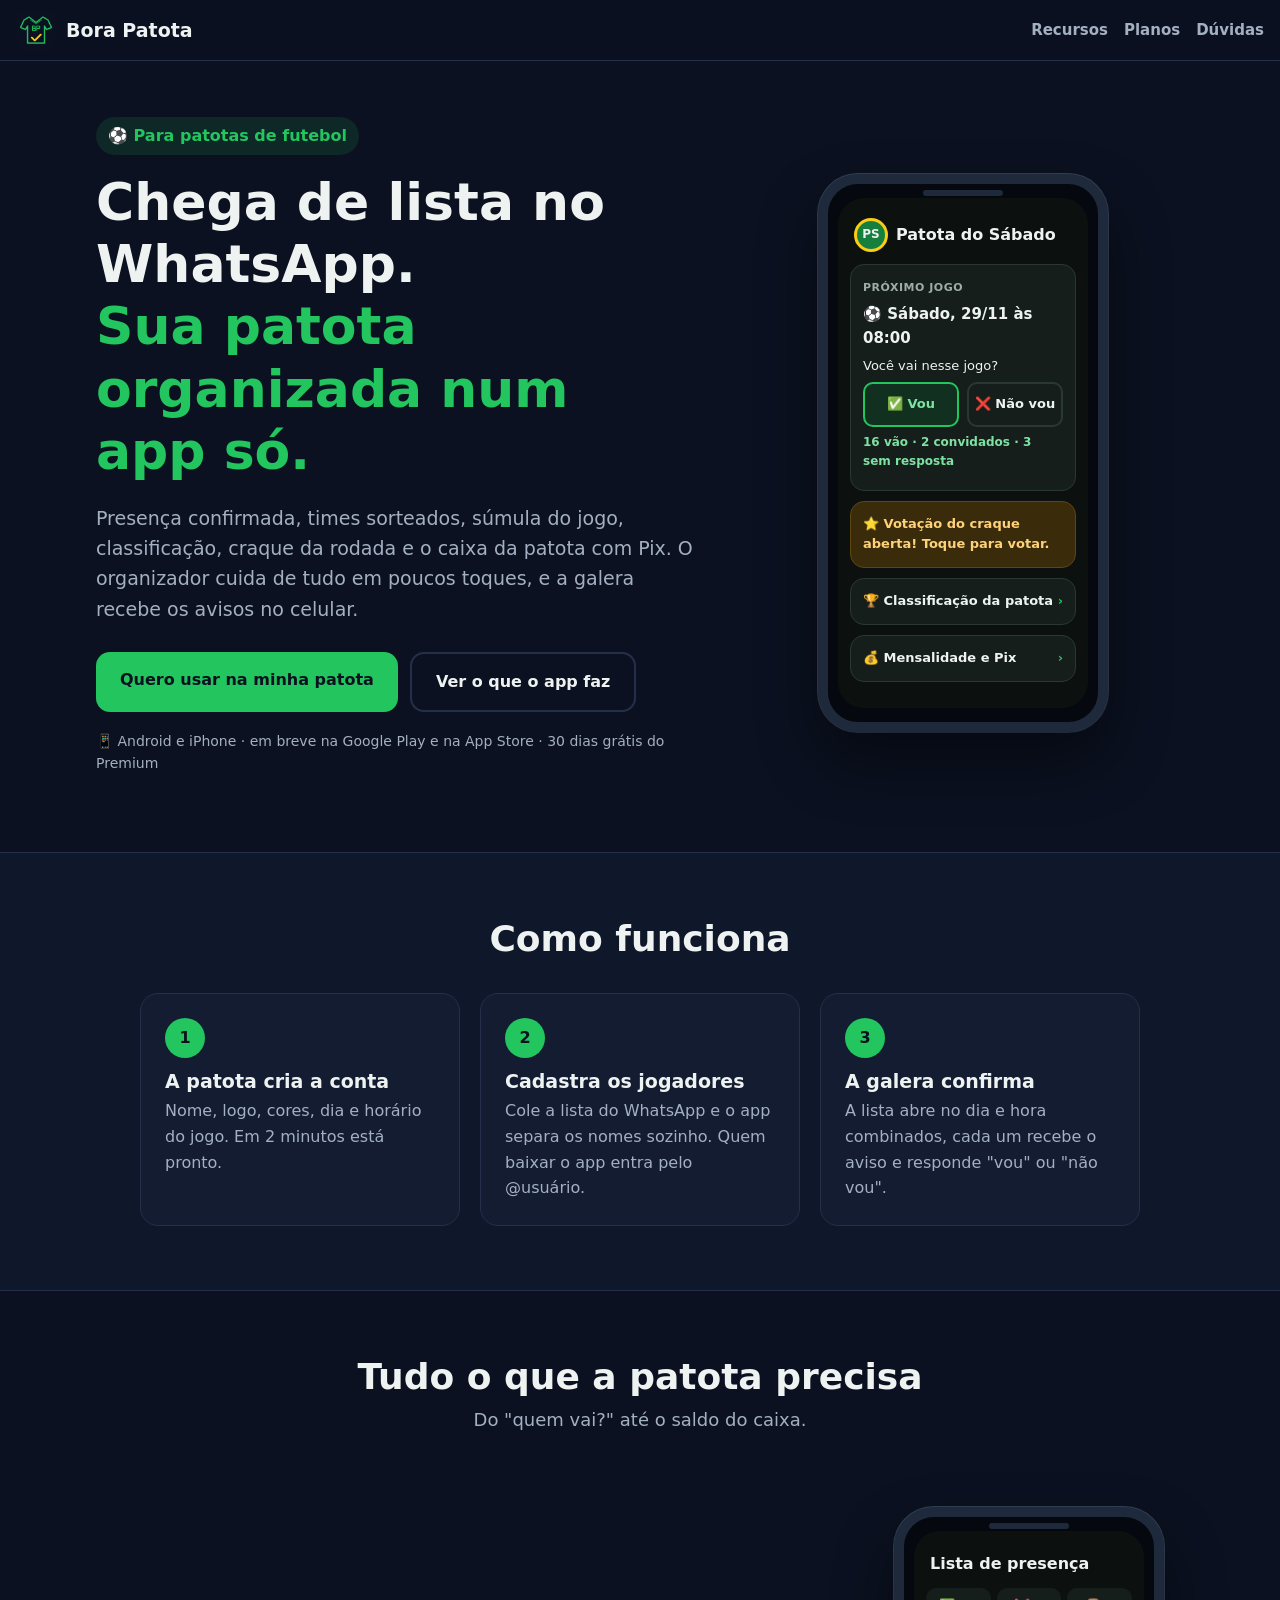
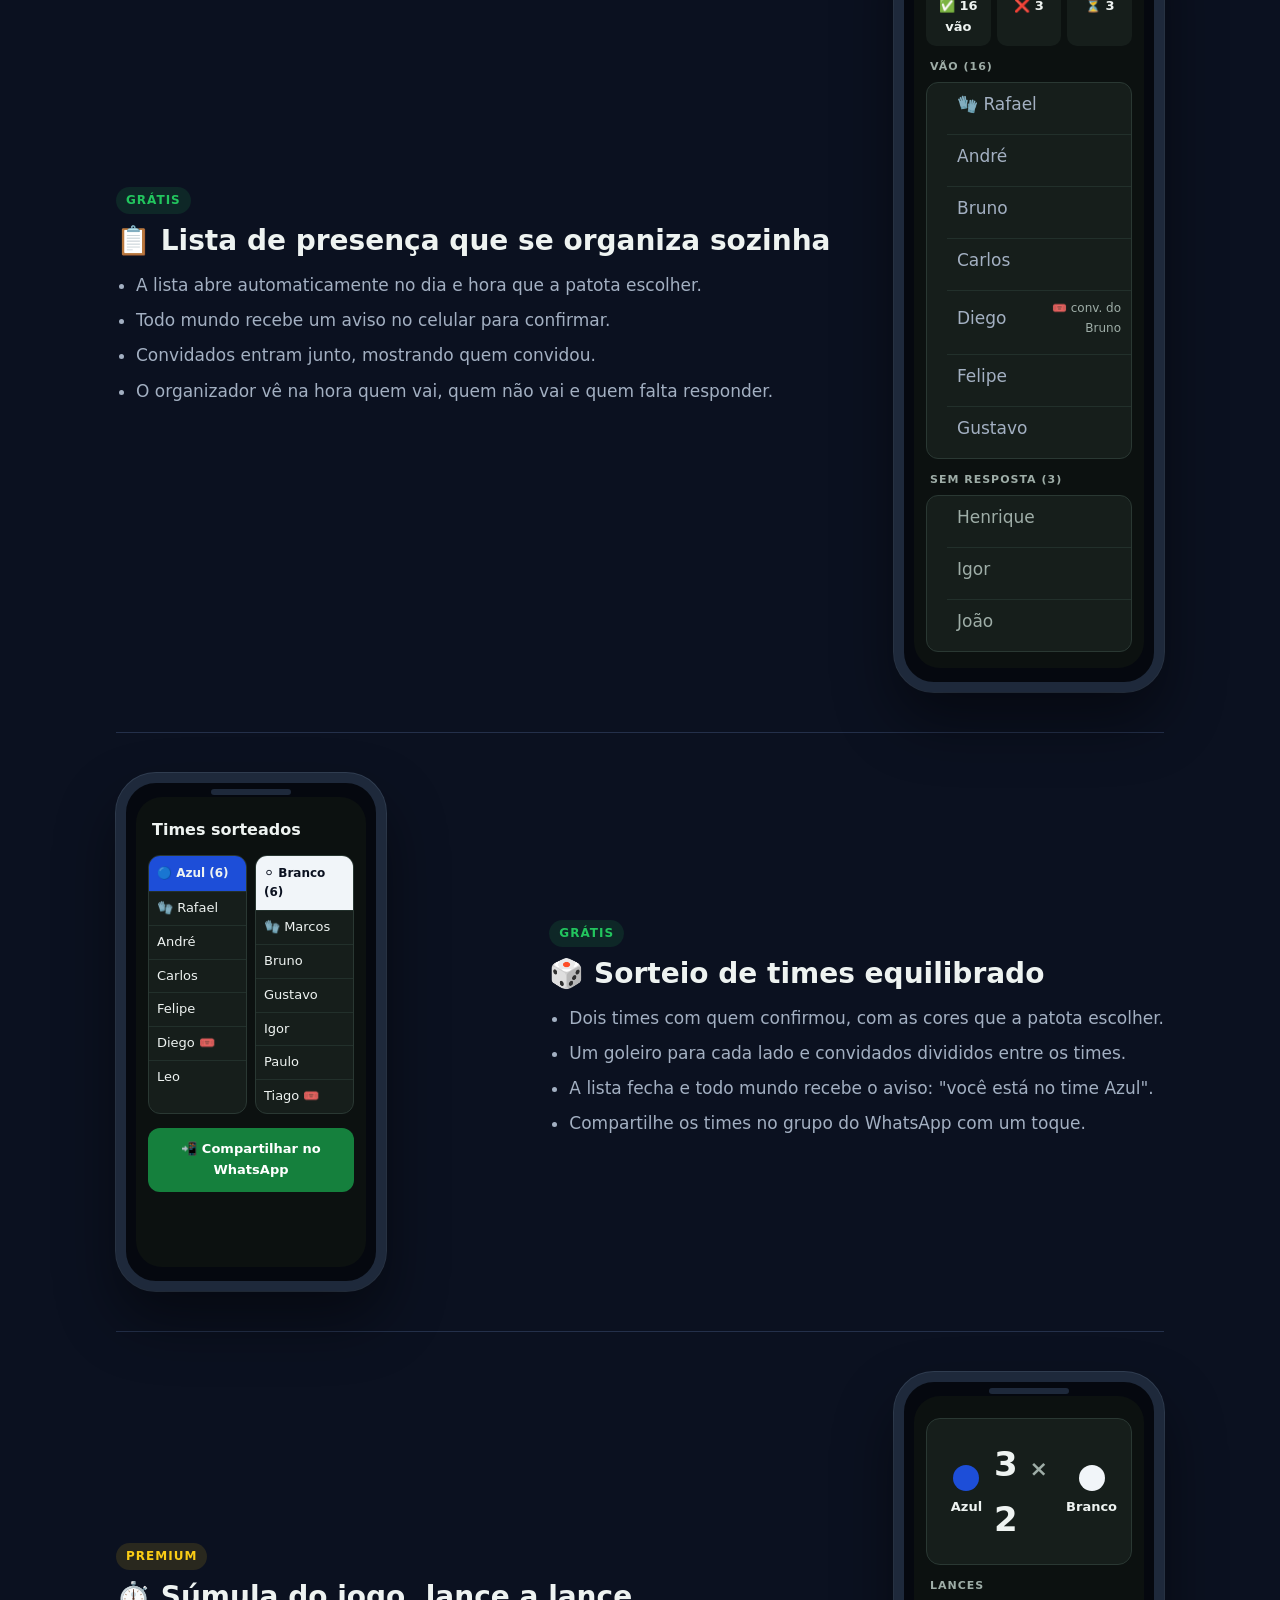
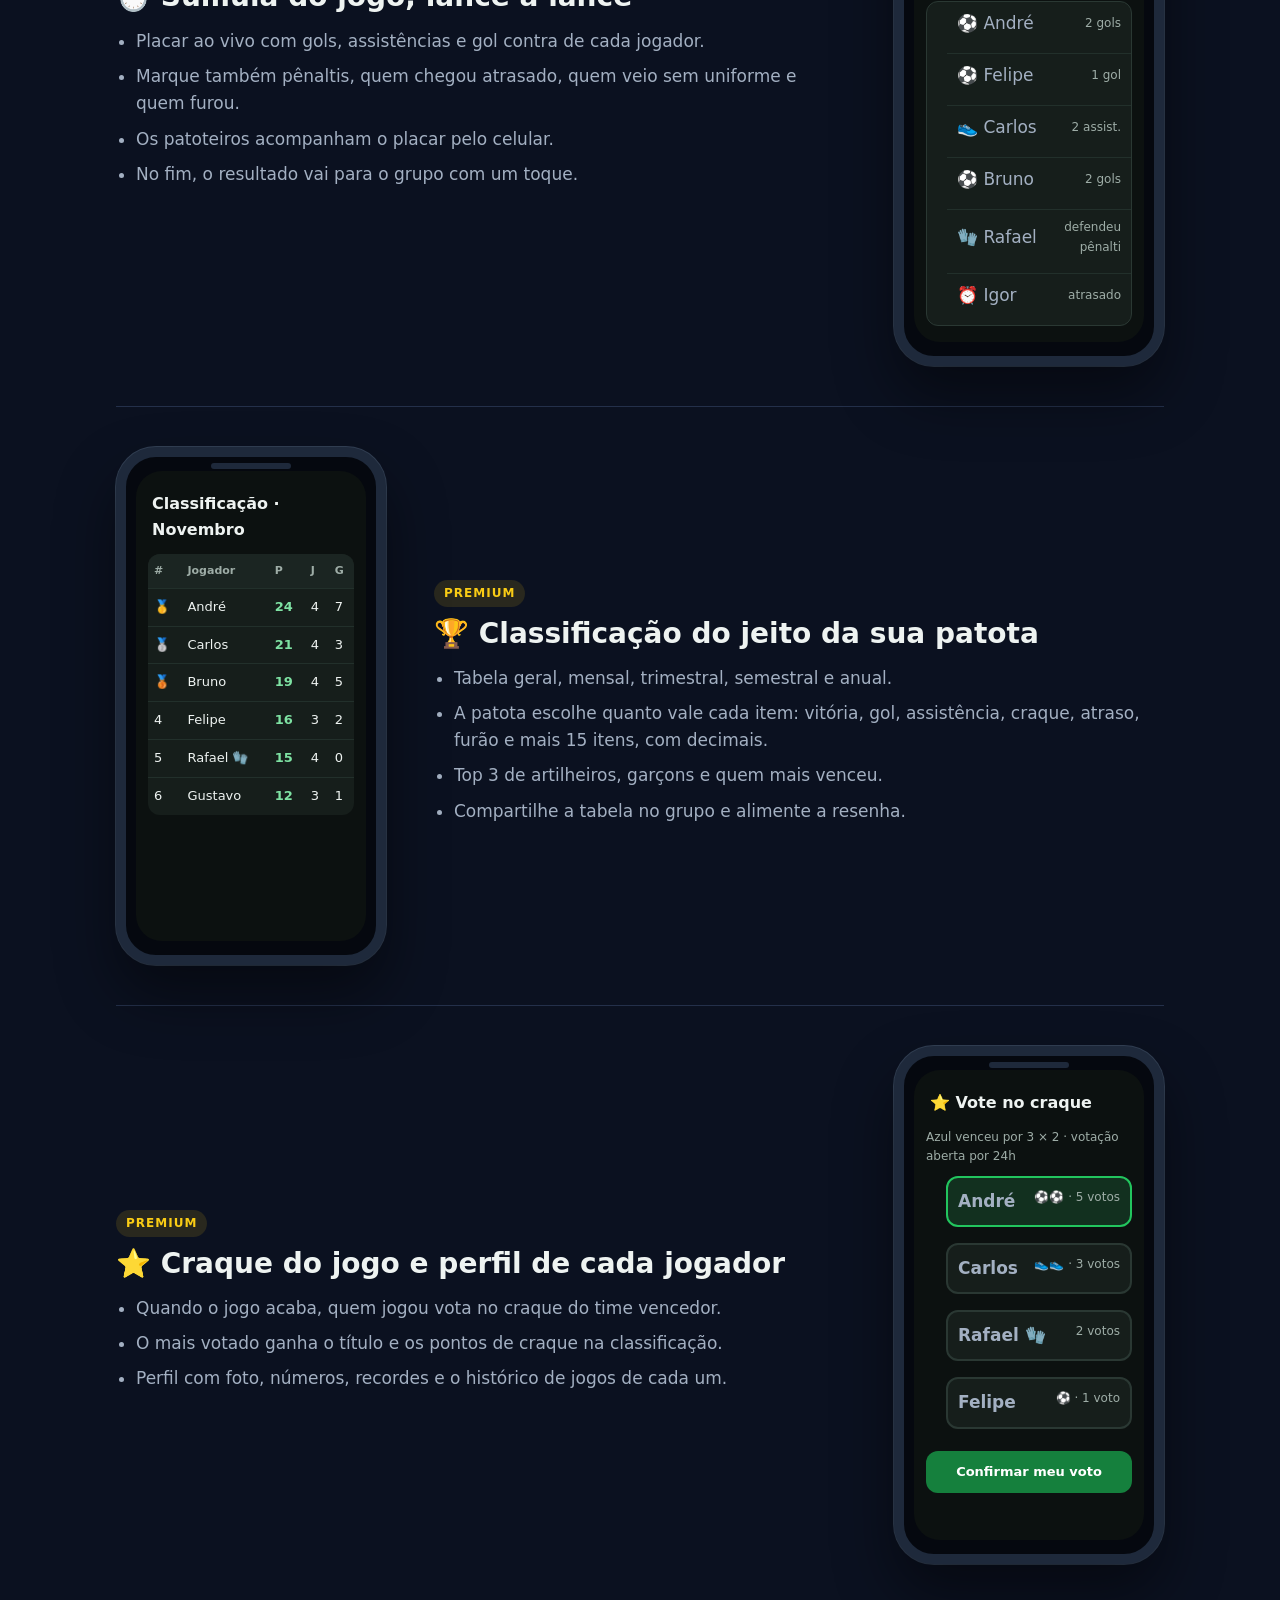
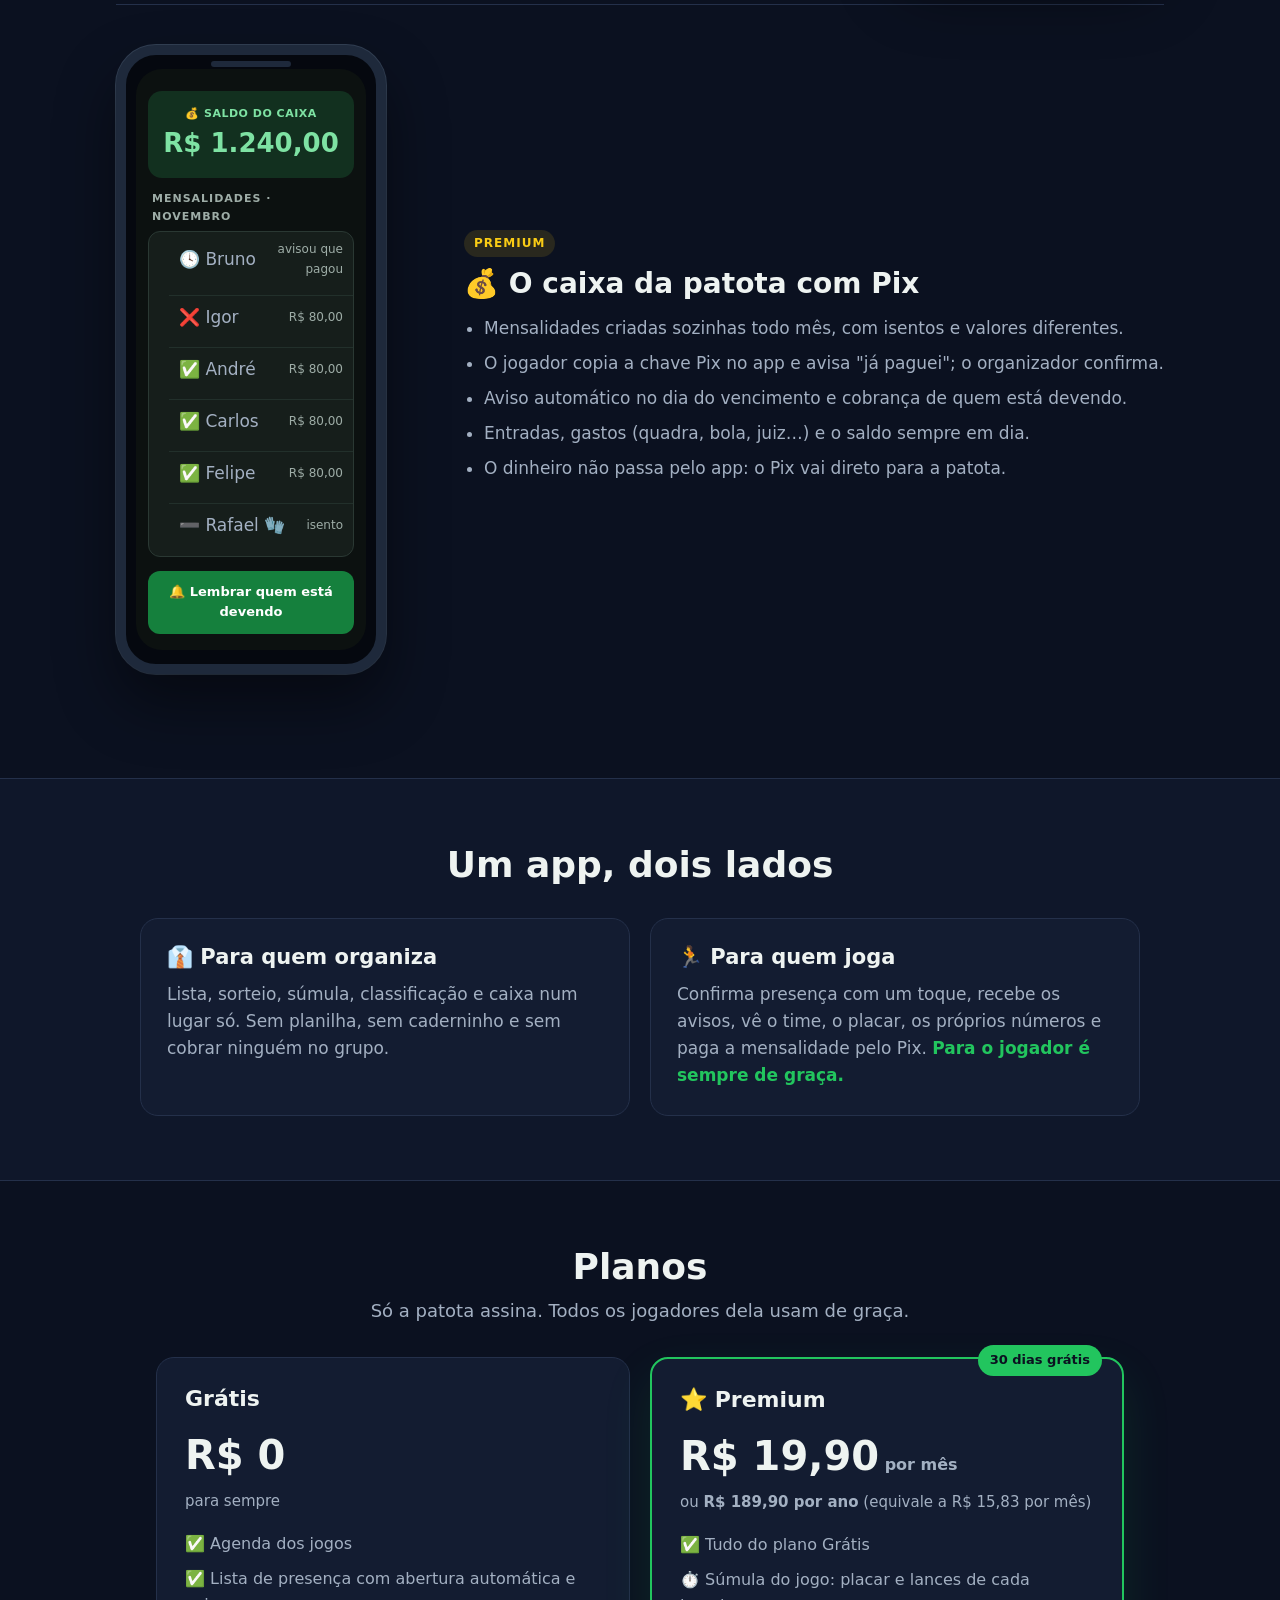
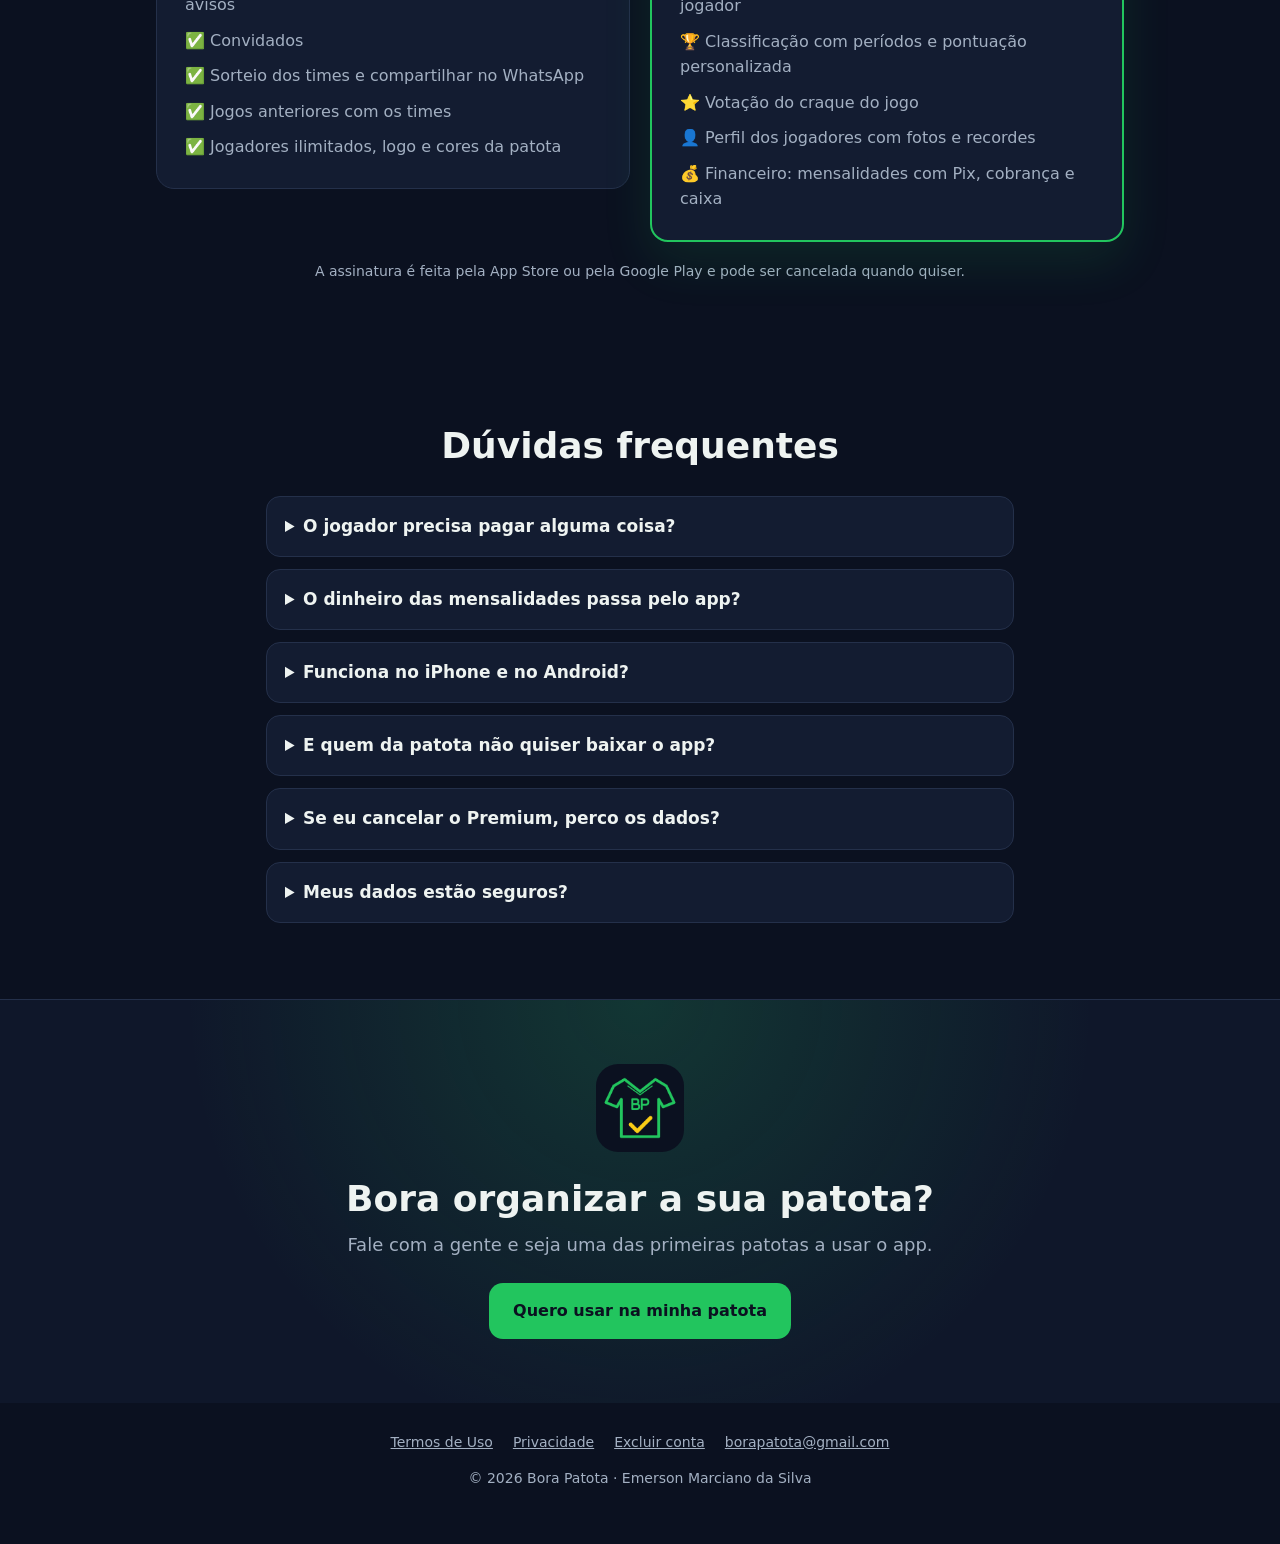
<file: index.html>
<!doctype html>
<html lang="pt-BR">
<head>
<meta charset="utf-8">
<meta name="viewport" content="width=device-width, initial-scale=1">
<title>Bora Patota · o app da sua patota de futebol</title>
<meta name="description" content="Lista de presença, sorteio dos times, súmula do jogo, classificação, craque do jogo e o caixa da patota com Pix. Tudo num app só.">
<meta property="og:title" content="Bora Patota · o app da sua patota de futebol">
<meta property="og:description" content="Lista de presença, sorteio, súmula, classificação, craque do jogo e o caixa da patota com Pix.">
<meta property="og:image" content="https://borapatota.github.io/icone.png">
<meta property="og:type" content="website">
<meta name="theme-color" content="#0B1120">
<link rel="icon" href="icone.png">
<link rel="stylesheet" href="landing.css">
</head>
<body>

<header class="topo">
  <a class="marca" href="index.html"><img src="icone.png" alt="" width="40" height="40"><span>Bora Patota</span></a>
  <nav>
    <a href="#recursos">Recursos</a>
    <a href="#planos">Planos</a>
    <a href="#duvidas">Dúvidas</a>
  </nav>
</header>

<!-- ============ CAPA ============ -->
<section class="capa">
  <div class="capa-texto">
    <p class="selo">⚽ Para patotas de futebol</p>
    <h1>Chega de lista no WhatsApp.<br><span>Sua patota organizada num app só.</span></h1>
    <p class="lead">Presença confirmada, times sorteados, súmula do jogo, classificação, craque da rodada e o caixa da patota com Pix. O organizador cuida de tudo em poucos toques, e a galera recebe os avisos no celular.</p>
    <div class="acoes">
      <a class="botao" href="mailto:borapatota@gmail.com?subject=Quero%20usar%20o%20Bora%20Patota%20na%20minha%20patota">Quero usar na minha patota</a>
      <a class="botao secundario" href="#recursos">Ver o que o app faz</a>
    </div>
    <p class="nota">📱 Android e iPhone · em breve na Google Play e na App Store · 30 dias grátis do Premium</p>
  </div>

  <div class="capa-celular" aria-hidden="true">
    <div class="celular">
      <div class="tela">
        <div class="app-topo"><span class="escudo">PS</span><b>Patota do Sábado</b></div>
        <div class="cartao">
          <small>PRÓXIMO JOGO</small>
          <b class="grande">⚽ Sábado, 29/11 às 08:00</b>
          <p>Você vai nesse jogo?</p>
          <div class="duas">
            <span class="opcao sim">✅ Vou</span>
            <span class="opcao">❌ Não vou</span>
          </div>
          <p class="mini verde">16 vão · 2 convidados · 3 sem resposta</p>
        </div>
        <div class="cartao aviso">⭐ Votação do craque aberta! Toque para votar.</div>
        <div class="cartao linha">🏆 Classificação da patota <span>›</span></div>
        <div class="cartao linha">💰 Mensalidade e Pix <span>›</span></div>
      </div>
    </div>
  </div>
</section>

<!-- ============ COMO FUNCIONA ============ -->
<section class="faixa">
  <h2>Como funciona</h2>
  <ol class="passos">
    <li><b>1</b><h3>A patota cria a conta</h3><p>Nome, logo, cores, dia e horário do jogo. Em 2 minutos está pronto.</p></li>
    <li><b>2</b><h3>Cadastra os jogadores</h3><p>Cole a lista do WhatsApp e o app separa os nomes sozinho. Quem baixar o app entra pelo @usuário.</p></li>
    <li><b>3</b><h3>A galera confirma</h3><p>A lista abre no dia e hora combinados, cada um recebe o aviso e responde "vou" ou "não vou".</p></li>
  </ol>
</section>

<!-- ============ RECURSOS ============ -->
<section id="recursos" class="recursos">
  <h2>Tudo o que a patota precisa</h2>
  <p class="sub">Do "quem vai?" até o saldo do caixa.</p>

  <!-- Lista de presença -->
  <article class="recurso">
    <div class="recurso-texto">
      <p class="etiqueta">Grátis</p>
      <h3>📋 Lista de presença que se organiza sozinha</h3>
      <ul>
        <li>A lista abre automaticamente no dia e hora que a patota escolher.</li>
        <li>Todo mundo recebe um aviso no celular para confirmar.</li>
        <li>Convidados entram junto, mostrando quem convidou.</li>
        <li>O organizador vê na hora quem vai, quem não vai e quem falta responder.</li>
      </ul>
    </div>
    <div class="celular pequeno" aria-hidden="true">
      <div class="tela">
        <div class="app-titulo">Lista de presença</div>
        <div class="contagem"><span>✅ 16 vão</span><span>❌ 3</span><span>⏳ 3</span></div>
        <p class="grupo-titulo">VÃO (16)</p>
        <ul class="lista">
          <li>🧤 Rafael</li><li>André</li><li>Bruno</li><li>Carlos</li>
          <li>Diego <em>🎟️ conv. do Bruno</em></li><li>Felipe</li><li>Gustavo</li>
        </ul>
        <p class="grupo-titulo">SEM RESPOSTA (3)</p>
        <ul class="lista apagada"><li>Henrique</li><li>Igor</li><li>João</li></ul>
      </div>
    </div>
  </article>

  <!-- Sorteio -->
  <article class="recurso invertido">
    <div class="recurso-texto">
      <p class="etiqueta">Grátis</p>
      <h3>🎲 Sorteio de times equilibrado</h3>
      <ul>
        <li>Dois times com quem confirmou, com as cores que a patota escolher.</li>
        <li>Um goleiro para cada lado e convidados divididos entre os times.</li>
        <li>A lista fecha e todo mundo recebe o aviso: "você está no time Azul".</li>
        <li>Compartilhe os times no grupo do WhatsApp com um toque.</li>
      </ul>
    </div>
    <div class="celular pequeno" aria-hidden="true">
      <div class="tela">
        <div class="app-titulo">Times sorteados</div>
        <div class="times">
          <div class="time"><div class="faixa-time azul">🔵 Azul (6)</div>
            <p>🧤 Rafael</p><p>André</p><p>Carlos</p><p>Felipe</p><p>Diego 🎟️</p><p>Leo</p></div>
          <div class="time"><div class="faixa-time branco">⚪ Branco (6)</div>
            <p>🧤 Marcos</p><p>Bruno</p><p>Gustavo</p><p>Igor</p><p>Paulo</p><p>Tiago 🎟️</p></div>
        </div>
        <div class="botao-app">📲 Compartilhar no WhatsApp</div>
      </div>
    </div>
  </article>

  <!-- Súmula -->
  <article class="recurso">
    <div class="recurso-texto">
      <p class="etiqueta premium">Premium</p>
      <h3>⏱️ Súmula do jogo, lance a lance</h3>
      <ul>
        <li>Placar ao vivo com gols, assistências e gol contra de cada jogador.</li>
        <li>Marque também pênaltis, quem chegou atrasado, quem veio sem uniforme e quem furou.</li>
        <li>Os patoteiros acompanham o placar pelo celular.</li>
        <li>No fim, o resultado vai para o grupo com um toque.</li>
      </ul>
    </div>
    <div class="celular pequeno" aria-hidden="true">
      <div class="tela">
        <div class="placar">
          <div><span class="bola azul"></span>Azul</div>
          <b>3 <i>×</i> 2</b>
          <div><span class="bola branco"></span>Branco</div>
        </div>
        <p class="grupo-titulo">LANCES</p>
        <ul class="lista">
          <li>⚽ André <em>2 gols</em></li>
          <li>⚽ Felipe <em>1 gol</em></li>
          <li>👟 Carlos <em>2 assist.</em></li>
          <li>⚽ Bruno <em>2 gols</em></li>
          <li>🧤 Rafael <em>defendeu pênalti</em></li>
          <li>⏰ Igor <em>atrasado</em></li>
        </ul>
      </div>
    </div>
  </article>

  <!-- Classificação -->
  <article class="recurso invertido">
    <div class="recurso-texto">
      <p class="etiqueta premium">Premium</p>
      <h3>🏆 Classificação do jeito da sua patota</h3>
      <ul>
        <li>Tabela geral, mensal, trimestral, semestral e anual.</li>
        <li>A patota escolhe quanto vale cada item: vitória, gol, assistência, craque, atraso, furão e mais 15 itens, com decimais.</li>
        <li>Top 3 de artilheiros, garçons e quem mais venceu.</li>
        <li>Compartilhe a tabela no grupo e alimente a resenha.</li>
      </ul>
    </div>
    <div class="celular pequeno" aria-hidden="true">
      <div class="tela">
        <div class="app-titulo">Classificação · Novembro</div>
        <table class="tabela">
          <thead><tr><th>#</th><th>Jogador</th><th>P</th><th>J</th><th>G</th></tr></thead>
          <tbody>
            <tr><td>🥇</td><td>André</td><td>24</td><td>4</td><td>7</td></tr>
            <tr><td>🥈</td><td>Carlos</td><td>21</td><td>4</td><td>3</td></tr>
            <tr><td>🥉</td><td>Bruno</td><td>19</td><td>4</td><td>5</td></tr>
            <tr><td>4</td><td>Felipe</td><td>16</td><td>3</td><td>2</td></tr>
            <tr><td>5</td><td>Rafael 🧤</td><td>15</td><td>4</td><td>0</td></tr>
            <tr><td>6</td><td>Gustavo</td><td>12</td><td>3</td><td>1</td></tr>
          </tbody>
        </table>
      </div>
    </div>
  </article>

  <!-- Craque -->
  <article class="recurso">
    <div class="recurso-texto">
      <p class="etiqueta premium">Premium</p>
      <h3>⭐ Craque do jogo e perfil de cada jogador</h3>
      <ul>
        <li>Quando o jogo acaba, quem jogou vota no craque do time vencedor.</li>
        <li>O mais votado ganha o título e os pontos de craque na classificação.</li>
        <li>Perfil com foto, números, recordes e o histórico de jogos de cada um.</li>
      </ul>
    </div>
    <div class="celular pequeno" aria-hidden="true">
      <div class="tela">
        <div class="app-titulo">⭐ Vote no craque</div>
        <p class="mini">Azul venceu por 3 × 2 · votação aberta por 24h</p>
        <ul class="votos">
          <li class="marcado"><span>André</span><em>⚽⚽ · 5 votos</em></li>
          <li><span>Carlos</span><em>👟👟 · 3 votos</em></li>
          <li><span>Rafael 🧤</span><em>2 votos</em></li>
          <li><span>Felipe</span><em>⚽ · 1 voto</em></li>
        </ul>
        <div class="botao-app">Confirmar meu voto</div>
      </div>
    </div>
  </article>

  <!-- Financeiro -->
  <article class="recurso invertido">
    <div class="recurso-texto">
      <p class="etiqueta premium">Premium</p>
      <h3>💰 O caixa da patota com Pix</h3>
      <ul>
        <li>Mensalidades criadas sozinhas todo mês, com isentos e valores diferentes.</li>
        <li>O jogador copia a chave Pix no app e avisa "já paguei"; o organizador confirma.</li>
        <li>Aviso automático no dia do vencimento e cobrança de quem está devendo.</li>
        <li>Entradas, gastos (quadra, bola, juiz…) e o saldo sempre em dia.</li>
        <li>O dinheiro não passa pelo app: o Pix vai direto para a patota.</li>
      </ul>
    </div>
    <div class="celular pequeno" aria-hidden="true">
      <div class="tela">
        <div class="saldo"><small>💰 SALDO DO CAIXA</small><b>R$ 1.240,00</b></div>
        <p class="grupo-titulo">MENSALIDADES · NOVEMBRO</p>
        <ul class="lista">
          <li>🕓 Bruno <em>avisou que pagou</em></li>
          <li>❌ Igor <em>R$ 80,00</em></li>
          <li>✅ André <em>R$ 80,00</em></li>
          <li>✅ Carlos <em>R$ 80,00</em></li>
          <li>✅ Felipe <em>R$ 80,00</em></li>
          <li>➖ Rafael 🧤 <em>isento</em></li>
        </ul>
        <div class="botao-app">🔔 Lembrar quem está devendo</div>
      </div>
    </div>
  </article>
</section>

<!-- ============ PARA QUEM ============ -->
<section class="faixa">
  <h2>Um app, dois lados</h2>
  <div class="lados">
    <div class="lado">
      <h3>👔 Para quem organiza</h3>
      <p>Lista, sorteio, súmula, classificação e caixa num lugar só. Sem planilha, sem caderninho e sem cobrar ninguém no grupo.</p>
    </div>
    <div class="lado">
      <h3>🏃 Para quem joga</h3>
      <p>Confirma presença com um toque, recebe os avisos, vê o time, o placar, os próprios números e paga a mensalidade pelo Pix. <b>Para o jogador é sempre de graça.</b></p>
    </div>
  </div>
</section>

<!-- ============ PLANOS ============ -->
<section id="planos" class="planos">
  <h2>Planos</h2>
  <p class="sub">Só a patota assina. Todos os jogadores dela usam de graça.</p>
  <div class="cartoes-planos">
    <div class="plano">
      <h3>Grátis</h3>
      <p class="preco">R$ 0</p>
      <p class="mini">para sempre</p>
      <ul>
        <li>✅ Agenda dos jogos</li>
        <li>✅ Lista de presença com abertura automática e avisos</li>
        <li>✅ Convidados</li>
        <li>✅ Sorteio dos times e compartilhar no WhatsApp</li>
        <li>✅ Jogos anteriores com os times</li>
        <li>✅ Jogadores ilimitados, logo e cores da patota</li>
      </ul>
    </div>
    <div class="plano destaque">
      <p class="fita">30 dias grátis</p>
      <h3>⭐ Premium</h3>
      <p class="preco">R$ 19,90<small> por mês</small></p>
      <p class="mini">ou <b>R$ 189,90 por ano</b> (equivale a R$ 15,83 por mês)</p>
      <ul>
        <li>✅ Tudo do plano Grátis</li>
        <li>⏱️ Súmula do jogo: placar e lances de cada jogador</li>
        <li>🏆 Classificação com períodos e pontuação personalizada</li>
        <li>⭐ Votação do craque do jogo</li>
        <li>👤 Perfil dos jogadores com fotos e recordes</li>
        <li>💰 Financeiro: mensalidades com Pix, cobrança e caixa</li>
      </ul>
    </div>
  </div>
  <p class="nota">A assinatura é feita pela App Store ou pela Google Play e pode ser cancelada quando quiser.</p>
</section>

<!-- ============ DÚVIDAS ============ -->
<section id="duvidas" class="duvidas">
  <h2>Dúvidas frequentes</h2>
  <details><summary>O jogador precisa pagar alguma coisa?</summary><p>Não. Só a conta da patota assina o Premium. Os jogadores usam tudo o que a patota liberou, de graça.</p></details>
  <details><summary>O dinheiro das mensalidades passa pelo app?</summary><p>Não. O app mostra a chave Pix da patota, o jogador paga pelo banco dele e avisa no app. O organizador confirma quando o dinheiro cai. Sem taxa sobre as mensalidades.</p></details>
  <details><summary>Funciona no iPhone e no Android?</summary><p>Sim, nos dois. O Bora Patota chega em breve na App Store e na Google Play.</p></details>
  <details><summary>E quem da patota não quiser baixar o app?</summary><p>Sem problema. O organizador cadastra o jogador pelo nome, marca a presença por ele e manda os times e a lista no grupo do WhatsApp.</p></details>
  <details><summary>Se eu cancelar o Premium, perco os dados?</summary><p>Não. Nada é apagado: os recursos Premium só ficam bloqueados até a patota assinar de novo.</p></details>
  <details><summary>Meus dados estão seguros?</summary><p>Sim. Seguimos a Lei Geral de Proteção de Dados, não vendemos dados e não mostramos anúncios. Veja a <a href="privacidade.html">Política de Privacidade</a>.</p></details>
</section>

<!-- ============ CHAMADA FINAL ============ -->
<section class="final">
  <img src="icone.png" alt="" width="88" height="88">
  <h2>Bora organizar a sua patota?</h2>
  <p>Fale com a gente e seja uma das primeiras patotas a usar o app.</p>
  <a class="botao" href="mailto:borapatota@gmail.com?subject=Quero%20usar%20o%20Bora%20Patota%20na%20minha%20patota">Quero usar na minha patota</a>
</section>

<footer class="rodape">
  <nav>
    <a href="termos.html">Termos de Uso</a>
    <a href="privacidade.html">Privacidade</a>
    <a href="excluir-conta.html">Excluir conta</a>
    <a href="mailto:borapatota@gmail.com">borapatota@gmail.com</a>
  </nav>
  <p>© 2026 Bora Patota · Emerson Marciano da Silva</p>
</footer>

</body>
</html>
</file>
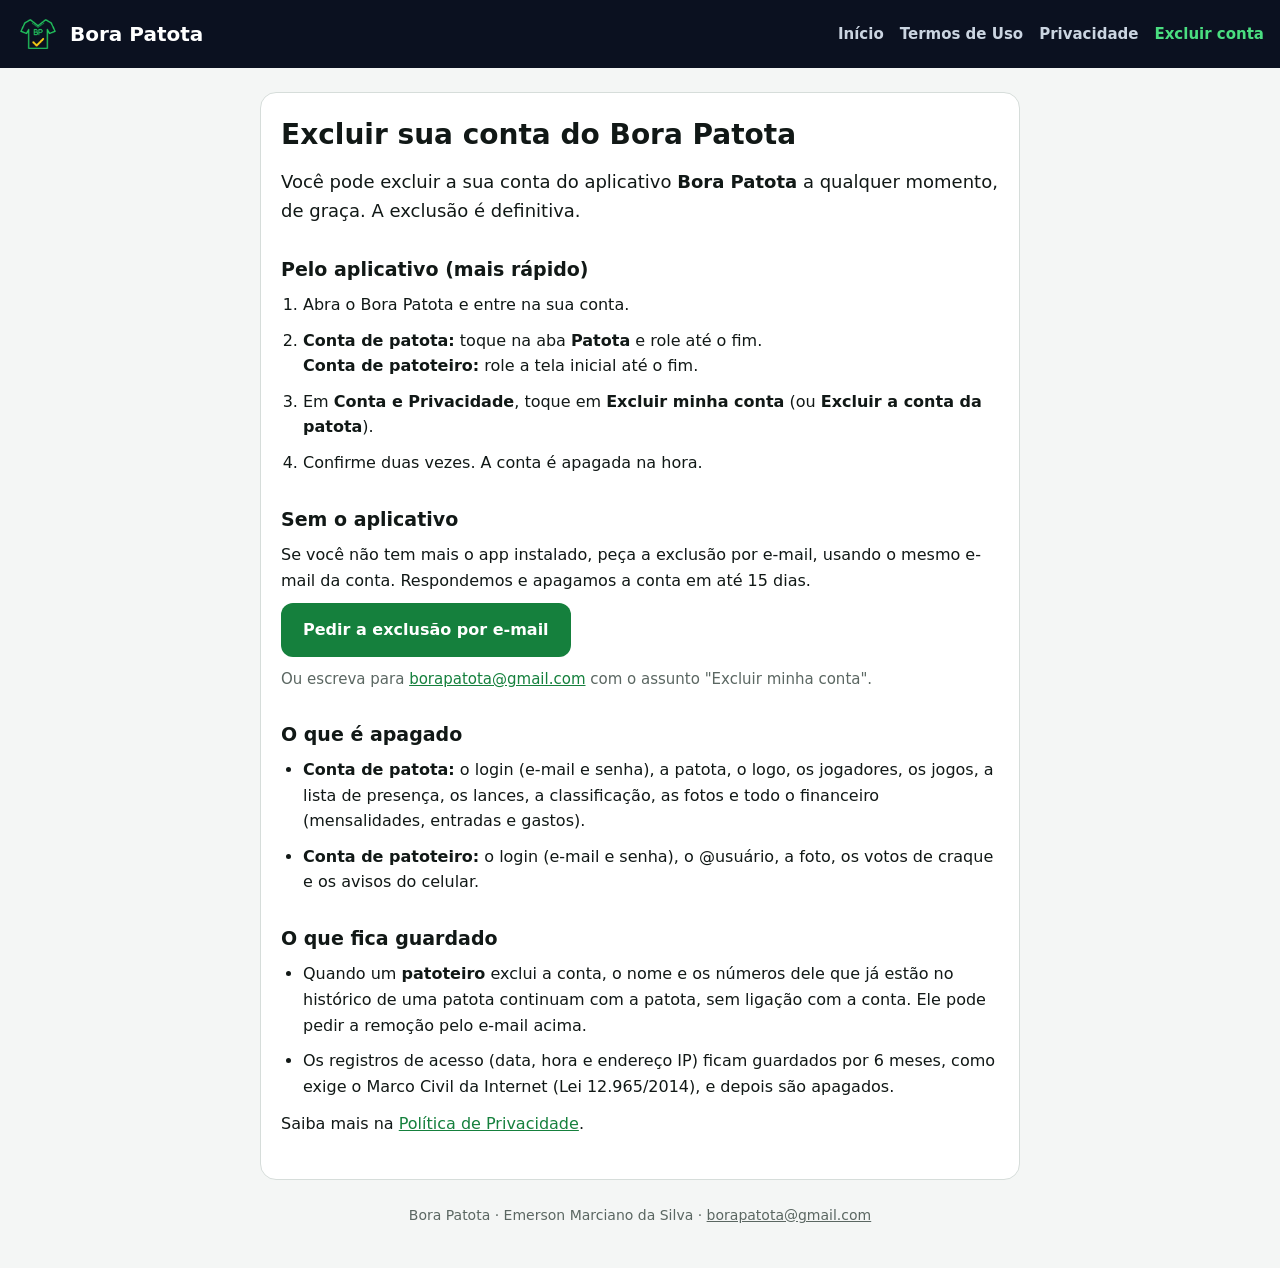
<file: excluir-conta.html>
<!doctype html>
<html lang="pt-BR">
<head>
<meta charset="utf-8">
<meta name="viewport" content="width=device-width, initial-scale=1">
<title>Excluir conta · Bora Patota</title>
<meta name="description" content="Como excluir a sua conta do aplicativo Bora Patota e quais dados são apagados.">
<link rel="icon" href="icone.png">
<link rel="stylesheet" href="estilo.css">
</head>
<body>
<header>
  <a class="marca" href="index.html"><img src="icone.png" alt="" width="44" height="44"><span>Bora Patota</span></a>
  <nav><a href="index.html">Início</a><a href="termos.html">Termos de Uso</a><a href="privacidade.html">Privacidade</a><a href="excluir-conta.html" aria-current="page">Excluir conta</a></nav>
</header>
<main>
<h1>Excluir sua conta do Bora Patota</h1>
<p class="lead">Você pode excluir a sua conta do aplicativo <strong>Bora Patota</strong> a qualquer momento, de graça. A exclusão é definitiva.</p>

<h2>Pelo aplicativo (mais rápido)</h2>
<ol>
  <li>Abra o Bora Patota e entre na sua conta.</li>
  <li><strong>Conta de patota:</strong> toque na aba <strong>Patota</strong> e role até o fim.<br><strong>Conta de patoteiro:</strong> role a tela inicial até o fim.</li>
  <li>Em <strong>Conta e Privacidade</strong>, toque em <strong>Excluir minha conta</strong> (ou <strong>Excluir a conta da patota</strong>).</li>
  <li>Confirme duas vezes. A conta é apagada na hora.</li>
</ol>

<h2>Sem o aplicativo</h2>
<p>Se você não tem mais o app instalado, peça a exclusão por e-mail, usando o mesmo e-mail da conta. Respondemos e apagamos a conta em até 15 dias.</p>
<p><a class="botao" href="mailto:borapatota@gmail.com?subject=Excluir%20minha%20conta%20do%20Bora%20Patota&amp;body=Quero%20excluir%20minha%20conta%20do%20Bora%20Patota.%0A%0AE-mail%20da%20conta%3A%20%0ATipo%20de%20conta%20(patota%20ou%20patoteiro)%3A%20%0A%40usu%C3%A1rio%20(se%20for%20patoteiro)%3A%20">Pedir a exclusão por e-mail</a></p>
<p class="dica">Ou escreva para <a href="mailto:borapatota@gmail.com">borapatota@gmail.com</a> com o assunto "Excluir minha conta".</p>

<h2>O que é apagado</h2>
<ul>
  <li><strong>Conta de patota:</strong> o login (e-mail e senha), a patota, o logo, os jogadores, os jogos, a lista de presença, os lances, a classificação, as fotos e todo o financeiro (mensalidades, entradas e gastos).</li>
  <li><strong>Conta de patoteiro:</strong> o login (e-mail e senha), o @usuário, a foto, os votos de craque e os avisos do celular.</li>
</ul>

<h2>O que fica guardado</h2>
<ul>
  <li>Quando um <strong>patoteiro</strong> exclui a conta, o nome e os números dele que já estão no histórico de uma patota continuam com a patota, sem ligação com a conta. Ele pode pedir a remoção pelo e-mail acima.</li>
  <li>Os registros de acesso (data, hora e endereço IP) ficam guardados por 6 meses, como exige o Marco Civil da Internet (Lei 12.965/2014), e depois são apagados.</li>
</ul>
<p>Saiba mais na <a href="privacidade.html">Política de Privacidade</a>.</p>

</main>
<footer>
  <p>Bora Patota · Emerson Marciano da Silva · <a href="mailto:borapatota@gmail.com">borapatota@gmail.com</a></p>
</footer>
</body>
</html>
</file>
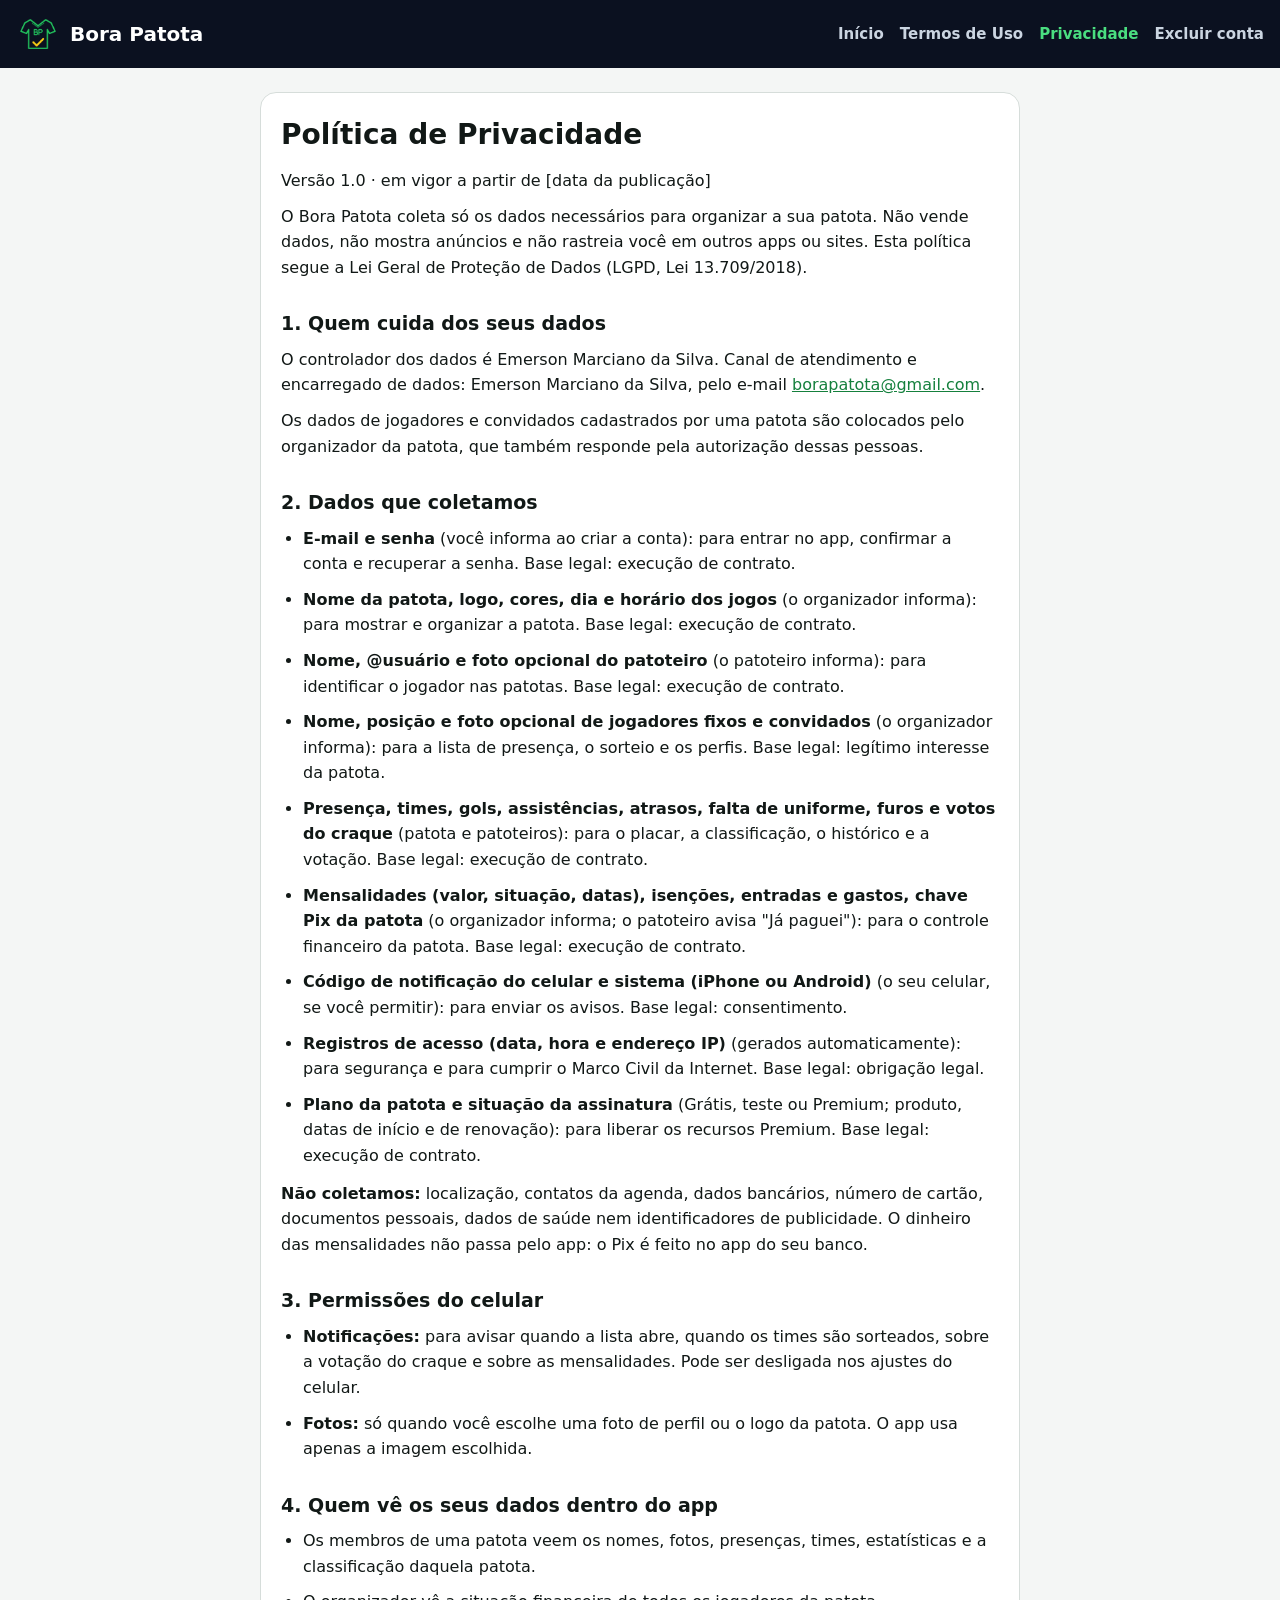
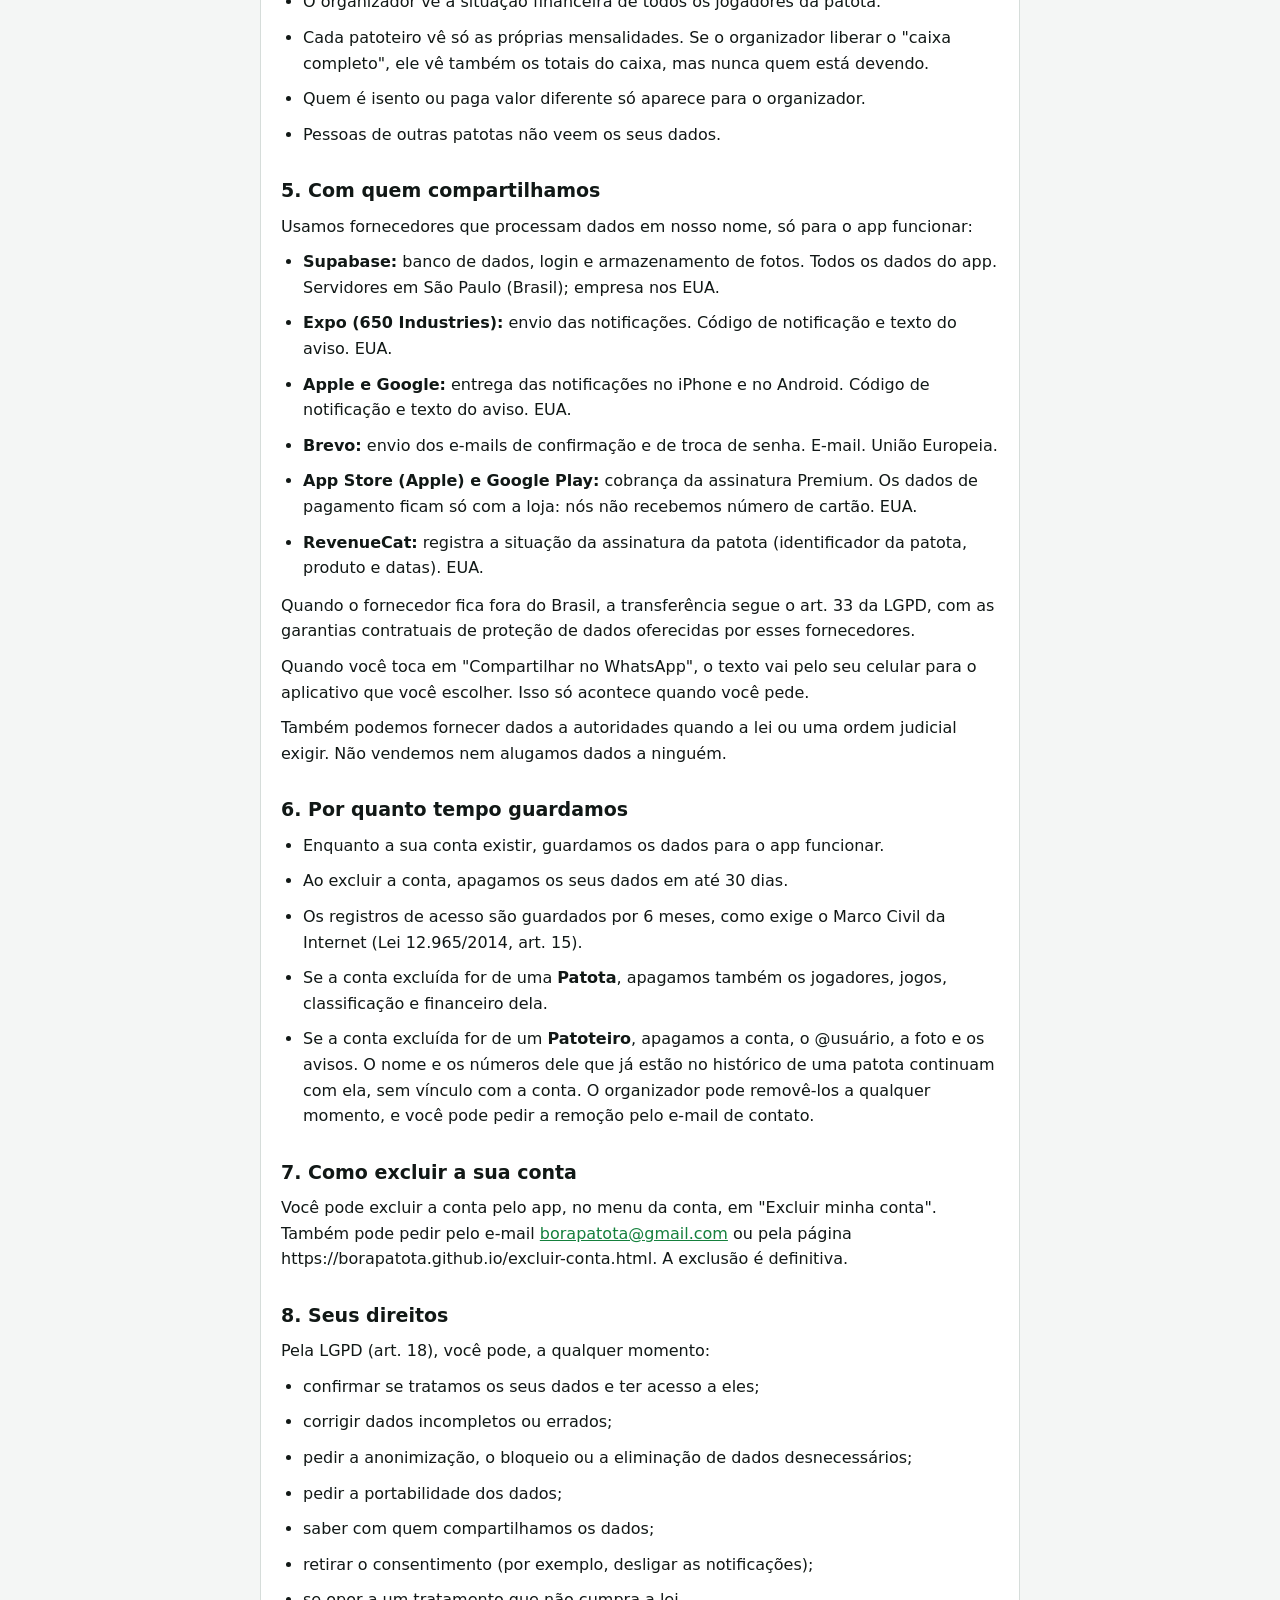
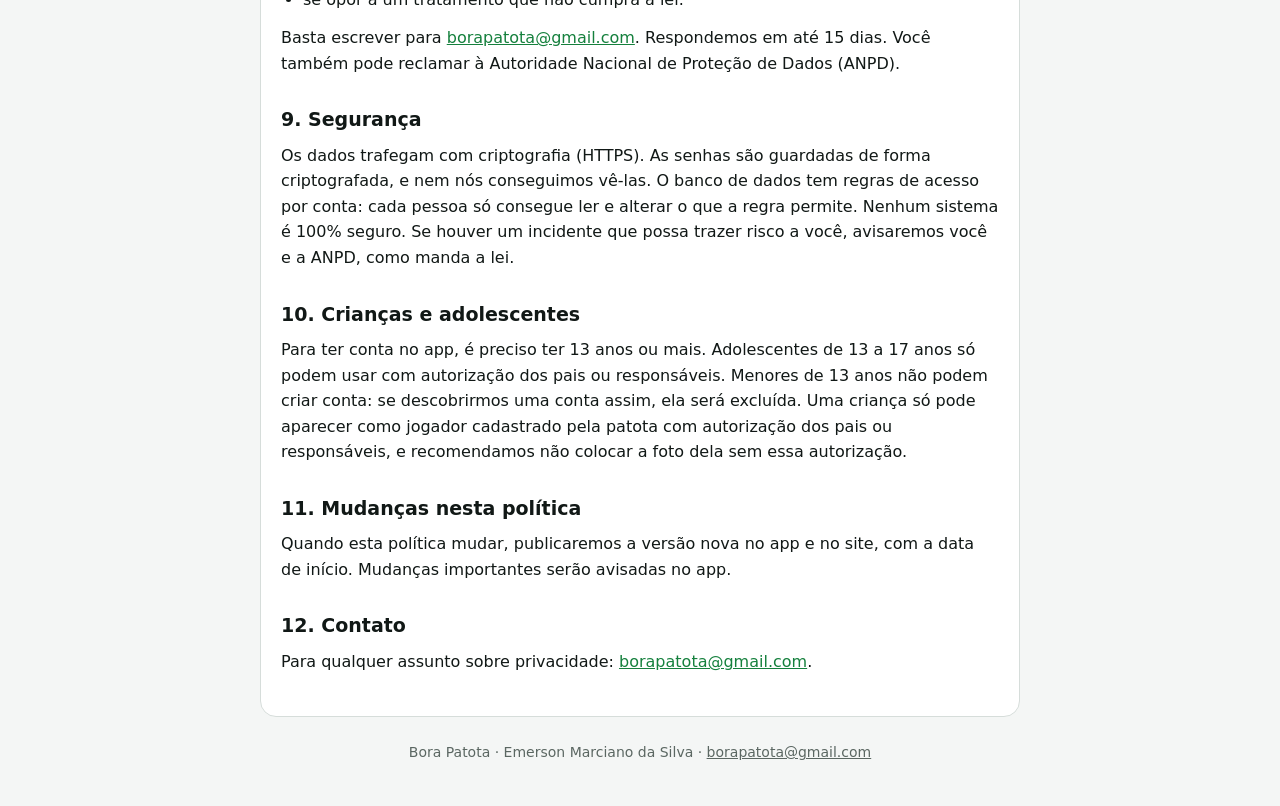
<file: privacidade.html>
<!doctype html>
<html lang="pt-BR">
<head>
<meta charset="utf-8">
<meta name="viewport" content="width=device-width, initial-scale=1">
<title>Política de Privacidade · Bora Patota</title>
<meta name="description" content="Política de Privacidade do aplicativo Bora Patota.">
<link rel="icon" href="icone.png">
<link rel="stylesheet" href="estilo.css">
</head>
<body>
<header>
  <a class="marca" href="index.html"><img src="icone.png" alt="" width="44" height="44"><span>Bora Patota</span></a>
  <nav><a href="index.html">Início</a><a href="termos.html">Termos de Uso</a><a href="privacidade.html" aria-current="page">Privacidade</a><a href="excluir-conta.html">Excluir conta</a></nav>
</header>
<main>
<h1>Política de Privacidade</h1>
<p>Versão 1.0 · em vigor a partir de [data da publicação]</p>
<p>O Bora Patota coleta só os dados necessários para organizar a sua patota. Não vende dados, não mostra anúncios e não rastreia você em outros apps ou sites. Esta política segue a Lei Geral de Proteção de Dados (LGPD, Lei 13.709/2018).</p>
<h2>1. Quem cuida dos seus dados</h2>
<p>O controlador dos dados é Emerson Marciano da Silva. Canal de atendimento e encarregado de dados: Emerson Marciano da Silva, pelo e-mail <a href="mailto:borapatota@gmail.com">borapatota@gmail.com</a>.</p>
<p>Os dados de jogadores e convidados cadastrados por uma patota são colocados pelo organizador da patota, que também responde pela autorização dessas pessoas.</p>
<h2>2. Dados que coletamos</h2>
<ul>
<li><strong>E-mail e senha</strong> (você informa ao criar a conta): para entrar no app, confirmar a conta e recuperar a senha. Base legal: execução de contrato.</li>
<li><strong>Nome da patota, logo, cores, dia e horário dos jogos</strong> (o organizador informa): para mostrar e organizar a patota. Base legal: execução de contrato.</li>
<li><strong>Nome, @usuário e foto opcional do patoteiro</strong> (o patoteiro informa): para identificar o jogador nas patotas. Base legal: execução de contrato.</li>
<li><strong>Nome, posição e foto opcional de jogadores fixos e convidados</strong> (o organizador informa): para a lista de presença, o sorteio e os perfis. Base legal: legítimo interesse da patota.</li>
<li><strong>Presença, times, gols, assistências, atrasos, falta de uniforme, furos e votos do craque</strong> (patota e patoteiros): para o placar, a classificação, o histórico e a votação. Base legal: execução de contrato.</li>
<li><strong>Mensalidades (valor, situação, datas), isenções, entradas e gastos, chave Pix da patota</strong> (o organizador informa; o patoteiro avisa &quot;Já paguei&quot;): para o controle financeiro da patota. Base legal: execução de contrato.</li>
<li><strong>Código de notificação do celular e sistema (iPhone ou Android)</strong> (o seu celular, se você permitir): para enviar os avisos. Base legal: consentimento.</li>
<li><strong>Registros de acesso (data, hora e endereço IP)</strong> (gerados automaticamente): para segurança e para cumprir o Marco Civil da Internet. Base legal: obrigação legal.</li>
<li><strong>Plano da patota e situação da assinatura</strong> (Grátis, teste ou Premium; produto, datas de início e de renovação): para liberar os recursos Premium. Base legal: execução de contrato.</li>
</ul>
<p><strong>Não coletamos:</strong> localização, contatos da agenda, dados bancários, número de cartão, documentos pessoais, dados de saúde nem identificadores de publicidade. O dinheiro das mensalidades não passa pelo app: o Pix é feito no app do seu banco.</p>
<h2>3. Permissões do celular</h2>
<ul>
<li><strong>Notificações:</strong> para avisar quando a lista abre, quando os times são sorteados, sobre a votação do craque e sobre as mensalidades. Pode ser desligada nos ajustes do celular.</li>
<li><strong>Fotos:</strong> só quando você escolhe uma foto de perfil ou o logo da patota. O app usa apenas a imagem escolhida.</li>
</ul>
<h2>4. Quem vê os seus dados dentro do app</h2>
<ul>
<li>Os membros de uma patota veem os nomes, fotos, presenças, times, estatísticas e a classificação daquela patota.</li>
<li>O organizador vê a situação financeira de todos os jogadores da patota.</li>
<li>Cada patoteiro vê só as próprias mensalidades. Se o organizador liberar o &quot;caixa completo&quot;, ele vê também os totais do caixa, mas nunca quem está devendo.</li>
<li>Quem é isento ou paga valor diferente só aparece para o organizador.</li>
<li>Pessoas de outras patotas não veem os seus dados.</li>
</ul>
<h2>5. Com quem compartilhamos</h2>
<p>Usamos fornecedores que processam dados em nosso nome, só para o app funcionar:</p>
<ul>
<li><strong>Supabase:</strong> banco de dados, login e armazenamento de fotos. Todos os dados do app. Servidores em São Paulo (Brasil); empresa nos EUA.</li>
<li><strong>Expo (650 Industries):</strong> envio das notificações. Código de notificação e texto do aviso. EUA.</li>
<li><strong>Apple e Google:</strong> entrega das notificações no iPhone e no Android. Código de notificação e texto do aviso. EUA.</li>
<li><strong>Brevo:</strong> envio dos e-mails de confirmação e de troca de senha. E-mail. União Europeia.</li>
<li><strong>App Store (Apple) e Google Play:</strong> cobrança da assinatura Premium. Os dados de pagamento ficam só com a loja: nós não recebemos número de cartão. EUA.</li>
<li><strong>RevenueCat:</strong> registra a situação da assinatura da patota (identificador da patota, produto e datas). EUA.</li>
</ul>
<p>Quando o fornecedor fica fora do Brasil, a transferência segue o art. 33 da LGPD, com as garantias contratuais de proteção de dados oferecidas por esses fornecedores.</p>
<p>Quando você toca em &quot;Compartilhar no WhatsApp&quot;, o texto vai pelo seu celular para o aplicativo que você escolher. Isso só acontece quando você pede.</p>
<p>Também podemos fornecer dados a autoridades quando a lei ou uma ordem judicial exigir. Não vendemos nem alugamos dados a ninguém.</p>
<h2>6. Por quanto tempo guardamos</h2>
<ul>
<li>Enquanto a sua conta existir, guardamos os dados para o app funcionar.</li>
<li>Ao excluir a conta, apagamos os seus dados em até 30 dias.</li>
<li>Os registros de acesso são guardados por 6 meses, como exige o Marco Civil da Internet (Lei 12.965/2014, art. 15).</li>
<li>Se a conta excluída for de uma <strong>Patota</strong>, apagamos também os jogadores, jogos, classificação e financeiro dela.</li>
<li>Se a conta excluída for de um <strong>Patoteiro</strong>, apagamos a conta, o @usuário, a foto e os avisos. O nome e os números dele que já estão no histórico de uma patota continuam com ela, sem vínculo com a conta. O organizador pode removê-los a qualquer momento, e você pode pedir a remoção pelo e-mail de contato.</li>
</ul>
<h2>7. Como excluir a sua conta</h2>
<p>Você pode excluir a conta pelo app, no menu da conta, em &quot;Excluir minha conta&quot;. Também pode pedir pelo e-mail <a href="mailto:borapatota@gmail.com">borapatota@gmail.com</a> ou pela página https://borapatota.github.io/excluir-conta.html. A exclusão é definitiva.</p>
<h2>8. Seus direitos</h2>
<p>Pela LGPD (art. 18), você pode, a qualquer momento:</p>
<ul>
<li>confirmar se tratamos os seus dados e ter acesso a eles;</li>
<li>corrigir dados incompletos ou errados;</li>
<li>pedir a anonimização, o bloqueio ou a eliminação de dados desnecessários;</li>
<li>pedir a portabilidade dos dados;</li>
<li>saber com quem compartilhamos os dados;</li>
<li>retirar o consentimento (por exemplo, desligar as notificações);</li>
<li>se opor a um tratamento que não cumpra a lei.</li>
</ul>
<p>Basta escrever para <a href="mailto:borapatota@gmail.com">borapatota@gmail.com</a>. Respondemos em até 15 dias. Você também pode reclamar à Autoridade Nacional de Proteção de Dados (ANPD).</p>
<h2>9. Segurança</h2>
<p>Os dados trafegam com criptografia (HTTPS). As senhas são guardadas de forma criptografada, e nem nós conseguimos vê-las. O banco de dados tem regras de acesso por conta: cada pessoa só consegue ler e alterar o que a regra permite. Nenhum sistema é 100% seguro. Se houver um incidente que possa trazer risco a você, avisaremos você e a ANPD, como manda a lei.</p>
<h2>10. Crianças e adolescentes</h2>
<p>Para ter conta no app, é preciso ter 13 anos ou mais. Adolescentes de 13 a 17 anos só podem usar com autorização dos pais ou responsáveis. Menores de 13 anos não podem criar conta: se descobrirmos uma conta assim, ela será excluída. Uma criança só pode aparecer como jogador cadastrado pela patota com autorização dos pais ou responsáveis, e recomendamos não colocar a foto dela sem essa autorização.</p>
<h2>11. Mudanças nesta política</h2>
<p>Quando esta política mudar, publicaremos a versão nova no app e no site, com a data de início. Mudanças importantes serão avisadas no app.</p>
<h2>12. Contato</h2>
<p>Para qualquer assunto sobre privacidade: <a href="mailto:borapatota@gmail.com">borapatota@gmail.com</a>.</p>
</main>
<footer>
  <p>Bora Patota · Emerson Marciano da Silva · <a href="mailto:borapatota@gmail.com">borapatota@gmail.com</a></p>
</footer>
</body>
</html>
</file>
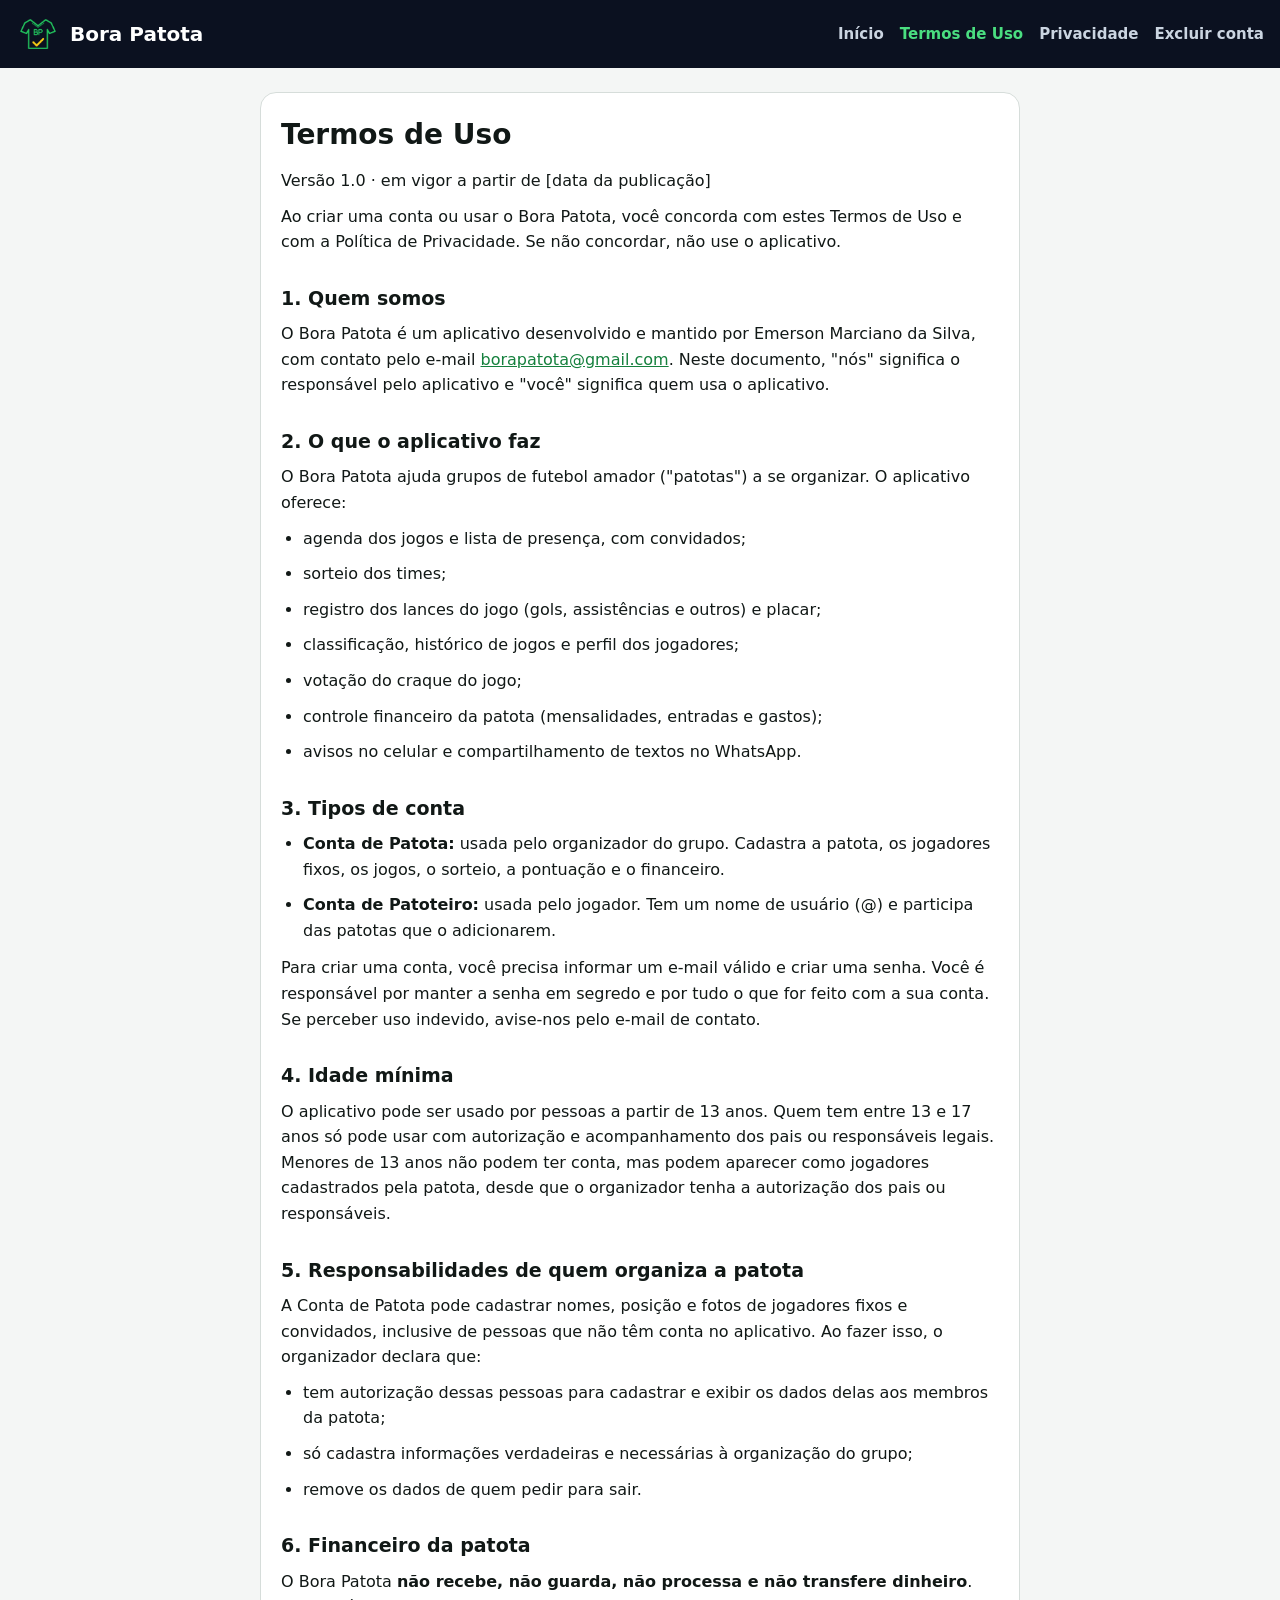
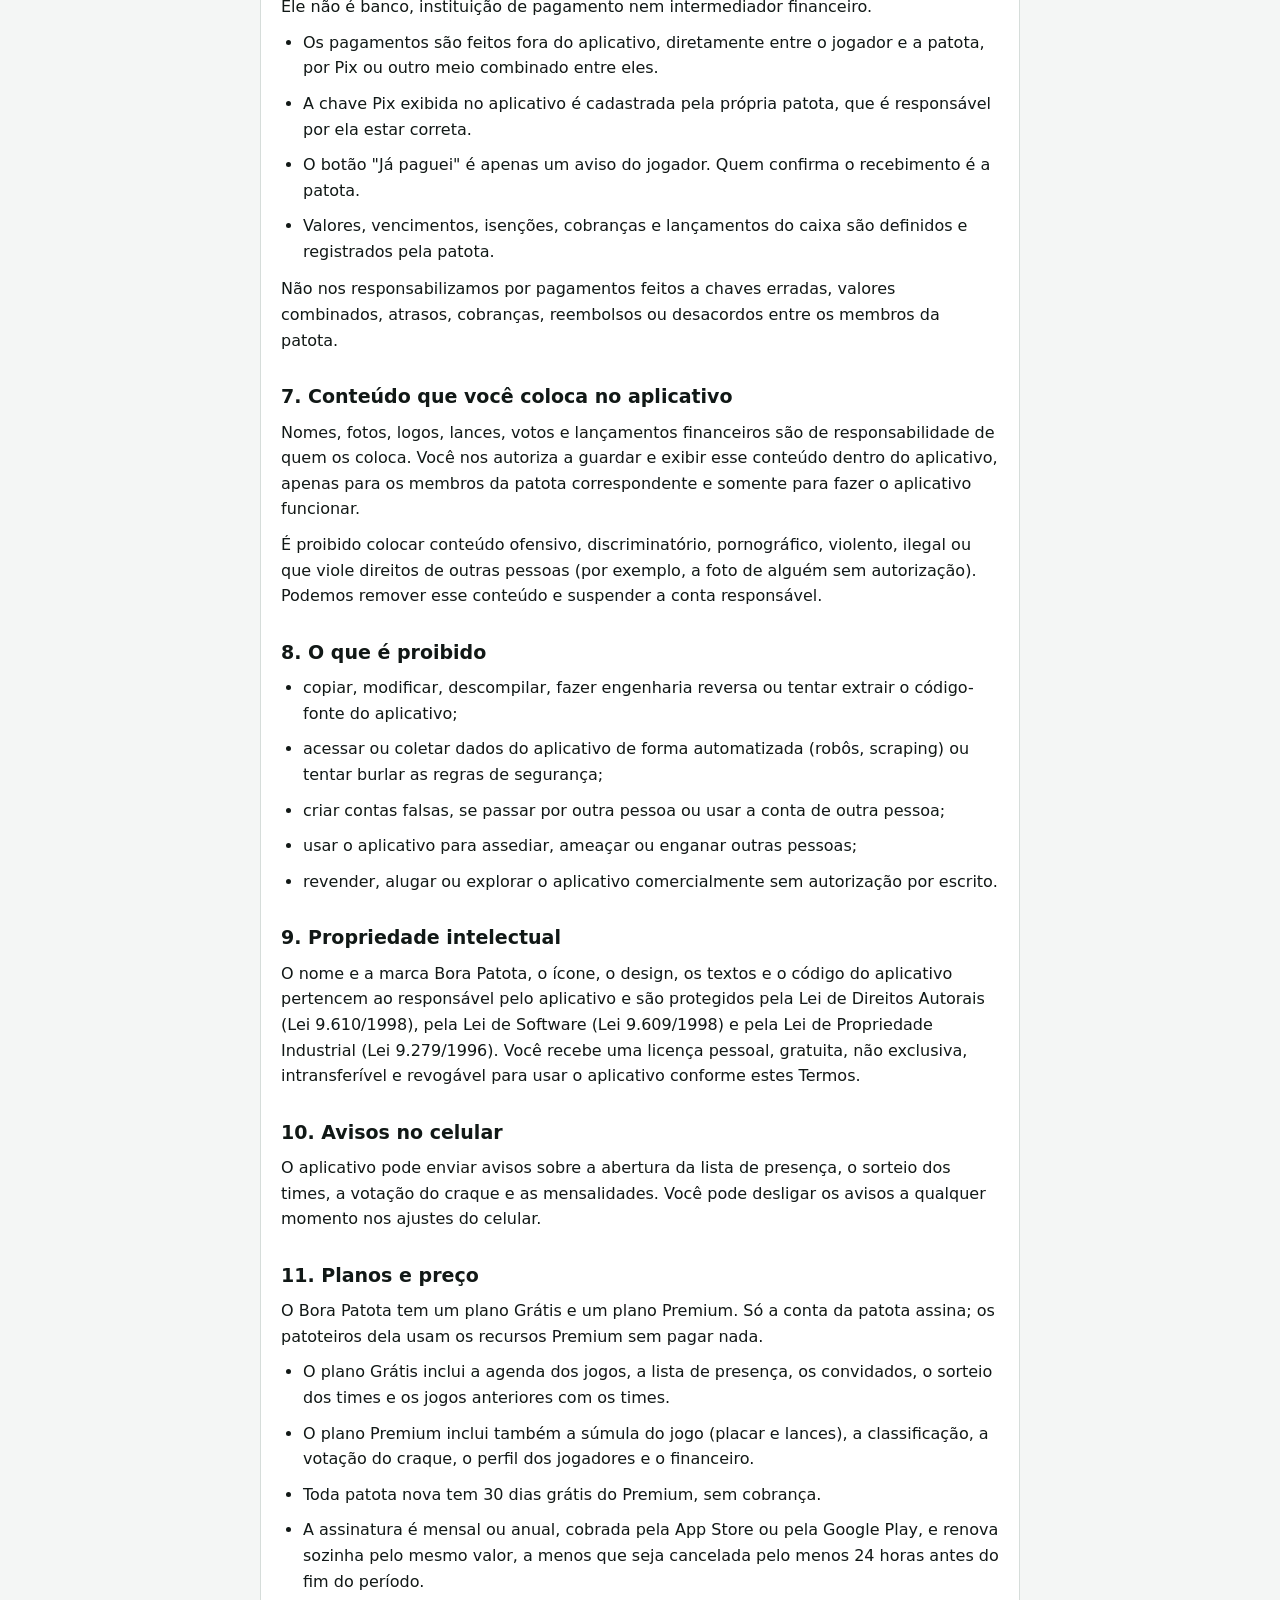
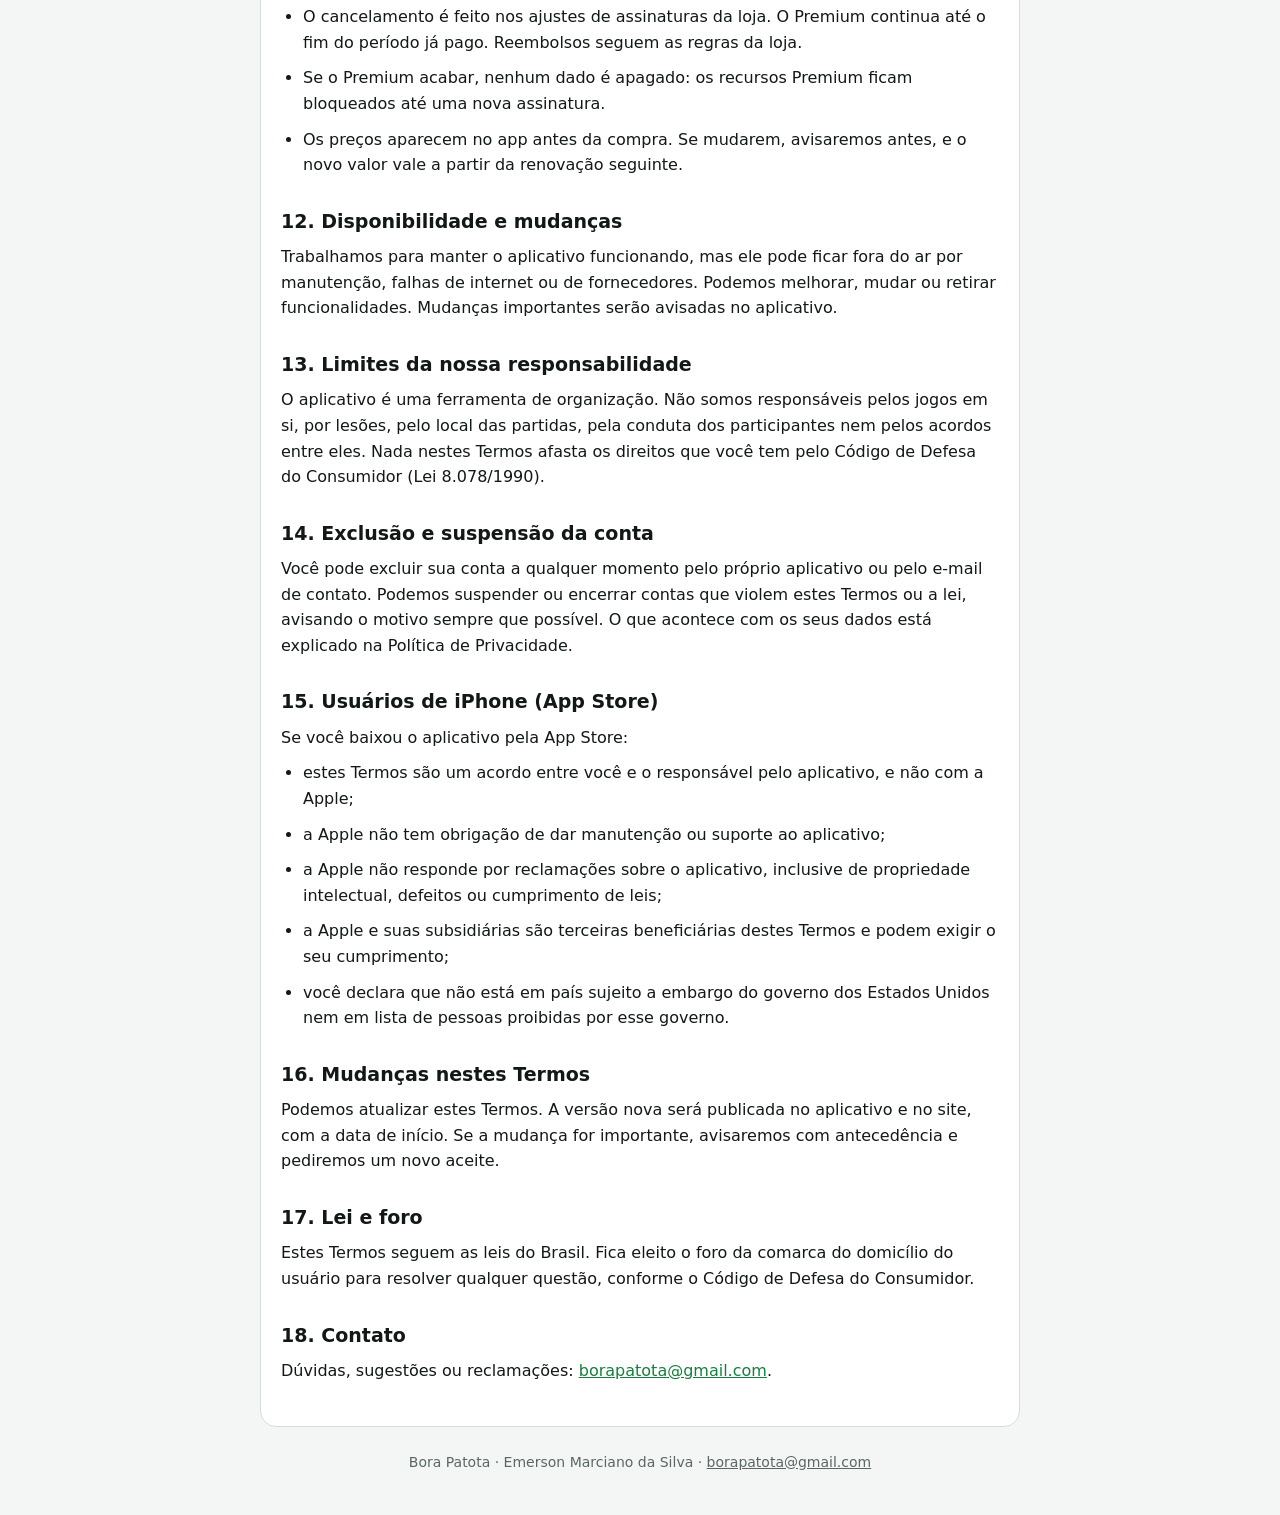
<file: termos.html>
<!doctype html>
<html lang="pt-BR">
<head>
<meta charset="utf-8">
<meta name="viewport" content="width=device-width, initial-scale=1">
<title>Termos de Uso · Bora Patota</title>
<meta name="description" content="Termos de Uso do aplicativo Bora Patota.">
<link rel="icon" href="icone.png">
<link rel="stylesheet" href="estilo.css">
</head>
<body>
<header>
  <a class="marca" href="index.html"><img src="icone.png" alt="" width="44" height="44"><span>Bora Patota</span></a>
  <nav><a href="index.html">Início</a><a href="termos.html" aria-current="page">Termos de Uso</a><a href="privacidade.html">Privacidade</a><a href="excluir-conta.html">Excluir conta</a></nav>
</header>
<main>
<h1>Termos de Uso</h1>
<p>Versão 1.0 · em vigor a partir de [data da publicação]</p>
<p>Ao criar uma conta ou usar o Bora Patota, você concorda com estes Termos de Uso e com a Política de Privacidade. Se não concordar, não use o aplicativo.</p>
<h2>1. Quem somos</h2>
<p>O Bora Patota é um aplicativo desenvolvido e mantido por Emerson Marciano da Silva, com contato pelo e-mail <a href="mailto:borapatota@gmail.com">borapatota@gmail.com</a>. Neste documento, &quot;nós&quot; significa o responsável pelo aplicativo e &quot;você&quot; significa quem usa o aplicativo.</p>
<h2>2. O que o aplicativo faz</h2>
<p>O Bora Patota ajuda grupos de futebol amador (&quot;patotas&quot;) a se organizar. O aplicativo oferece:</p>
<ul>
<li>agenda dos jogos e lista de presença, com convidados;</li>
<li>sorteio dos times;</li>
<li>registro dos lances do jogo (gols, assistências e outros) e placar;</li>
<li>classificação, histórico de jogos e perfil dos jogadores;</li>
<li>votação do craque do jogo;</li>
<li>controle financeiro da patota (mensalidades, entradas e gastos);</li>
<li>avisos no celular e compartilhamento de textos no WhatsApp.</li>
</ul>
<h2>3. Tipos de conta</h2>
<ul>
<li><strong>Conta de Patota:</strong> usada pelo organizador do grupo. Cadastra a patota, os jogadores fixos, os jogos, o sorteio, a pontuação e o financeiro.</li>
<li><strong>Conta de Patoteiro:</strong> usada pelo jogador. Tem um nome de usuário (@) e participa das patotas que o adicionarem.</li>
</ul>
<p>Para criar uma conta, você precisa informar um e-mail válido e criar uma senha. Você é responsável por manter a senha em segredo e por tudo o que for feito com a sua conta. Se perceber uso indevido, avise-nos pelo e-mail de contato.</p>
<h2>4. Idade mínima</h2>
<p>O aplicativo pode ser usado por pessoas a partir de 13 anos. Quem tem entre 13 e 17 anos só pode usar com autorização e acompanhamento dos pais ou responsáveis legais. Menores de 13 anos não podem ter conta, mas podem aparecer como jogadores cadastrados pela patota, desde que o organizador tenha a autorização dos pais ou responsáveis.</p>
<h2>5. Responsabilidades de quem organiza a patota</h2>
<p>A Conta de Patota pode cadastrar nomes, posição e fotos de jogadores fixos e convidados, inclusive de pessoas que não têm conta no aplicativo. Ao fazer isso, o organizador declara que:</p>
<ul>
<li>tem autorização dessas pessoas para cadastrar e exibir os dados delas aos membros da patota;</li>
<li>só cadastra informações verdadeiras e necessárias à organização do grupo;</li>
<li>remove os dados de quem pedir para sair.</li>
</ul>
<h2>6. Financeiro da patota</h2>
<p>O Bora Patota <strong>não recebe, não guarda, não processa e não transfere dinheiro</strong>. Ele não é banco, instituição de pagamento nem intermediador financeiro.</p>
<ul>
<li>Os pagamentos são feitos fora do aplicativo, diretamente entre o jogador e a patota, por Pix ou outro meio combinado entre eles.</li>
<li>A chave Pix exibida no aplicativo é cadastrada pela própria patota, que é responsável por ela estar correta.</li>
<li>O botão &quot;Já paguei&quot; é apenas um aviso do jogador. Quem confirma o recebimento é a patota.</li>
<li>Valores, vencimentos, isenções, cobranças e lançamentos do caixa são definidos e registrados pela patota.</li>
</ul>
<p>Não nos responsabilizamos por pagamentos feitos a chaves erradas, valores combinados, atrasos, cobranças, reembolsos ou desacordos entre os membros da patota.</p>
<h2>7. Conteúdo que você coloca no aplicativo</h2>
<p>Nomes, fotos, logos, lances, votos e lançamentos financeiros são de responsabilidade de quem os coloca. Você nos autoriza a guardar e exibir esse conteúdo dentro do aplicativo, apenas para os membros da patota correspondente e somente para fazer o aplicativo funcionar.</p>
<p>É proibido colocar conteúdo ofensivo, discriminatório, pornográfico, violento, ilegal ou que viole direitos de outras pessoas (por exemplo, a foto de alguém sem autorização). Podemos remover esse conteúdo e suspender a conta responsável.</p>
<h2>8. O que é proibido</h2>
<ul>
<li>copiar, modificar, descompilar, fazer engenharia reversa ou tentar extrair o código-fonte do aplicativo;</li>
<li>acessar ou coletar dados do aplicativo de forma automatizada (robôs, scraping) ou tentar burlar as regras de segurança;</li>
<li>criar contas falsas, se passar por outra pessoa ou usar a conta de outra pessoa;</li>
<li>usar o aplicativo para assediar, ameaçar ou enganar outras pessoas;</li>
<li>revender, alugar ou explorar o aplicativo comercialmente sem autorização por escrito.</li>
</ul>
<h2>9. Propriedade intelectual</h2>
<p>O nome e a marca Bora Patota, o ícone, o design, os textos e o código do aplicativo pertencem ao responsável pelo aplicativo e são protegidos pela Lei de Direitos Autorais (Lei 9.610/1998), pela Lei de Software (Lei 9.609/1998) e pela Lei de Propriedade Industrial (Lei 9.279/1996). Você recebe uma licença pessoal, gratuita, não exclusiva, intransferível e revogável para usar o aplicativo conforme estes Termos.</p>
<h2>10. Avisos no celular</h2>
<p>O aplicativo pode enviar avisos sobre a abertura da lista de presença, o sorteio dos times, a votação do craque e as mensalidades. Você pode desligar os avisos a qualquer momento nos ajustes do celular.</p>
<h2>11. Planos e preço</h2>
<p>O Bora Patota tem um plano Grátis e um plano Premium. Só a conta da patota assina; os patoteiros dela usam os recursos Premium sem pagar nada.</p>
<ul>
<li>O plano Grátis inclui a agenda dos jogos, a lista de presença, os convidados, o sorteio dos times e os jogos anteriores com os times.</li>
<li>O plano Premium inclui também a súmula do jogo (placar e lances), a classificação, a votação do craque, o perfil dos jogadores e o financeiro.</li>
<li>Toda patota nova tem 30 dias grátis do Premium, sem cobrança.</li>
<li>A assinatura é mensal ou anual, cobrada pela App Store ou pela Google Play, e renova sozinha pelo mesmo valor, a menos que seja cancelada pelo menos 24 horas antes do fim do período.</li>
<li>O cancelamento é feito nos ajustes de assinaturas da loja. O Premium continua até o fim do período já pago. Reembolsos seguem as regras da loja.</li>
<li>Se o Premium acabar, nenhum dado é apagado: os recursos Premium ficam bloqueados até uma nova assinatura.</li>
<li>Os preços aparecem no app antes da compra. Se mudarem, avisaremos antes, e o novo valor vale a partir da renovação seguinte.</li>
</ul>
<h2>12. Disponibilidade e mudanças</h2>
<p>Trabalhamos para manter o aplicativo funcionando, mas ele pode ficar fora do ar por manutenção, falhas de internet ou de fornecedores. Podemos melhorar, mudar ou retirar funcionalidades. Mudanças importantes serão avisadas no aplicativo.</p>
<h2>13. Limites da nossa responsabilidade</h2>
<p>O aplicativo é uma ferramenta de organização. Não somos responsáveis pelos jogos em si, por lesões, pelo local das partidas, pela conduta dos participantes nem pelos acordos entre eles. Nada nestes Termos afasta os direitos que você tem pelo Código de Defesa do Consumidor (Lei 8.078/1990).</p>
<h2>14. Exclusão e suspensão da conta</h2>
<p>Você pode excluir sua conta a qualquer momento pelo próprio aplicativo ou pelo e-mail de contato. Podemos suspender ou encerrar contas que violem estes Termos ou a lei, avisando o motivo sempre que possível. O que acontece com os seus dados está explicado na Política de Privacidade.</p>
<h2>15. Usuários de iPhone (App Store)</h2>
<p>Se você baixou o aplicativo pela App Store:</p>
<ul>
<li>estes Termos são um acordo entre você e o responsável pelo aplicativo, e não com a Apple;</li>
<li>a Apple não tem obrigação de dar manutenção ou suporte ao aplicativo;</li>
<li>a Apple não responde por reclamações sobre o aplicativo, inclusive de propriedade intelectual, defeitos ou cumprimento de leis;</li>
<li>a Apple e suas subsidiárias são terceiras beneficiárias destes Termos e podem exigir o seu cumprimento;</li>
<li>você declara que não está em país sujeito a embargo do governo dos Estados Unidos nem em lista de pessoas proibidas por esse governo.</li>
</ul>
<h2>16. Mudanças nestes Termos</h2>
<p>Podemos atualizar estes Termos. A versão nova será publicada no aplicativo e no site, com a data de início. Se a mudança for importante, avisaremos com antecedência e pediremos um novo aceite.</p>
<h2>17. Lei e foro</h2>
<p>Estes Termos seguem as leis do Brasil. Fica eleito o foro da comarca do domicílio do usuário para resolver qualquer questão, conforme o Código de Defesa do Consumidor.</p>
<h2>18. Contato</h2>
<p>Dúvidas, sugestões ou reclamações: <a href="mailto:borapatota@gmail.com">borapatota@gmail.com</a>.</p>
</main>
<footer>
  <p>Bora Patota · Emerson Marciano da Silva · <a href="mailto:borapatota@gmail.com">borapatota@gmail.com</a></p>
</footer>
</body>
</html>
</file>
<file: landing.css>
:root {
  --fundo: #0b1120;
  --fundo2: #0f172a;
  --cartao: #131c31;
  --borda: #24304a;
  --texto: #eef3f1;
  --texto2: #a3b0c2;
  --verde: #22c55e;
  --verde-escuro: #15803d;
  --amarelo: #facc15;
  --vermelho: #f87171;
  --raio: 18px;
}
* { box-sizing: border-box; }
html { -webkit-text-size-adjust: 100%; scroll-behavior: smooth; }
body {
  margin: 0;
  background: var(--fundo);
  color: var(--texto);
  font: 16px/1.6 system-ui, -apple-system, "Segoe UI", Roboto, sans-serif;
  overflow-x: hidden;
}
a { color: var(--verde); }
h1, h2, h3 { line-height: 1.2; margin: 0; }
h2 { font-size: clamp(26px, 5vw, 36px); text-align: center; }
section { padding: 64px 16px; }
.sub { text-align: center; color: var(--texto2); margin: 8px 0 32px; font-size: 18px; }

/* ---------- topo ---------- */
.topo {
  position: sticky; top: 0; z-index: 10;
  display: flex; align-items: center; justify-content: space-between; gap: 12px;
  padding: 10px 16px;
  background: rgba(11, 17, 32, 0.92);
  backdrop-filter: blur(8px);
  border-bottom: 1px solid var(--borda);
}
.marca { display: flex; align-items: center; gap: 10px; color: var(--texto); text-decoration: none; font-weight: 800; font-size: 19px; }
.marca img { border-radius: 10px; }
.topo nav { display: flex; gap: 16px; }
.topo nav a { color: var(--texto2); text-decoration: none; font-weight: 600; font-size: 15px; }
.topo nav a:hover { color: var(--verde); }
@media (max-width: 520px) { .topo nav a:not(:last-child) { display: none; } }

/* ---------- botões ---------- */
.botao {
  display: inline-block;
  background: var(--verde); color: #0b1120;
  font-weight: 800; text-decoration: none;
  padding: 15px 24px; border-radius: 14px;
  transition: transform .15s ease;
}
.botao:hover { transform: translateY(-2px); }
.botao.secundario { background: transparent; color: var(--texto); border: 2px solid var(--borda); }

/* ---------- capa ---------- */
.capa {
  max-width: 1120px; margin: 0 auto;
  display: grid; grid-template-columns: 1.15fr 0.85fr; gap: 48px; align-items: center;
  padding-top: 56px;
}
.selo { display: inline-block; background: rgba(34, 197, 94, .12); color: var(--verde); font-weight: 700; padding: 6px 12px; border-radius: 999px; margin: 0 0 16px; }
.capa h1 { font-size: clamp(32px, 6vw, 52px); font-weight: 900; }
.capa h1 span { color: var(--verde); }
.lead { font-size: 19px; color: var(--texto2); margin: 20px 0 28px; }
.acoes { display: flex; flex-wrap: wrap; gap: 12px; }
.nota { color: var(--texto2); font-size: 14px; margin-top: 18px; }
.capa-celular { display: flex; justify-content: center; }
@media (max-width: 860px) {
  .capa { grid-template-columns: 1fr; text-align: center; }
  .acoes { justify-content: center; }
}

/* ---------- celular (ilustração das telas) ---------- */
.celular {
  width: 290px; max-width: 100%;
  background: #05080f;
  border: 10px solid #1e293b;
  border-radius: 40px;
  padding: 14px 10px;
  box-shadow: 0 30px 60px rgba(0, 0, 0, .45), 0 0 0 1px #334155;
  position: relative;
}
.celular::before { content: ""; position: absolute; top: 6px; left: 50%; transform: translateX(-50%); width: 80px; height: 6px; background: #1e293b; border-radius: 6px; }
.celular.pequeno { width: 270px; }
.tela { background: #0c1110; border-radius: 26px; padding: 14px 12px 16px; min-height: 470px; font-size: 13px; color: #eef3f1; text-align: left; }
.app-topo { display: flex; align-items: center; gap: 8px; margin: 6px 4px 12px; font-size: 16px; }
.escudo { width: 34px; height: 34px; border-radius: 50%; background: var(--verde-escuro); border: 3px solid var(--amarelo); display: grid; place-items: center; font-weight: 900; font-size: 12px; }
.app-titulo { font-weight: 800; font-size: 16px; margin: 6px 4px 12px; }
.cartao { background: #161e1b; border: 1px solid #2a3833; border-radius: 14px; padding: 12px; margin-bottom: 10px; }
.cartao small { color: #9eada7; font-weight: 700; letter-spacing: .5px; font-size: 11px; }
.cartao .grande { display: block; font-size: 15px; margin: 4px 0; }
.cartao p { margin: 6px 0; }
.cartao.aviso { background: #3a2c0a; border-color: #5c4614; color: #ffd27a; font-weight: 700; }
.cartao.linha { display: flex; justify-content: space-between; font-weight: 600; }
.cartao.linha span { color: var(--verde); font-weight: 800; }
.duas { display: flex; gap: 8px; }
.opcao { flex: 1; text-align: center; padding: 10px 0; border-radius: 10px; border: 2px solid #2a3833; font-weight: 800; }
.opcao.sim { border-color: var(--verde); background: #12301f; color: #7ee2a3; }
.mini { color: #9eada7; font-size: 12px; margin: 4px 0 10px; }
.mini.verde { color: #7ee2a3; font-weight: 700; }
.contagem { display: flex; gap: 6px; margin-bottom: 8px; }
.contagem span { flex: 1; text-align: center; background: #161e1b; border-radius: 10px; padding: 8px 0; font-weight: 700; }
.grupo-titulo { color: #9eada7; font-size: 11px; font-weight: 800; letter-spacing: 1px; margin: 12px 4px 6px; }
.lista { list-style: none; padding: 0; margin: 0; background: #161e1b; border: 1px solid #2a3833; border-radius: 12px; }
.lista li { padding: 8px 10px; border-top: 1px solid #22302b; display: flex; justify-content: space-between; align-items: center; gap: 8px; white-space: nowrap; }
.lista li:first-child { border-top: 0; }
.lista em { color: #9eada7; font-style: normal; font-size: 12px; white-space: normal; text-align: right; }
.lista.apagada li { color: #9eada7; }
.times { display: flex; gap: 8px; }
.time { flex: 1; background: #161e1b; border: 1px solid #2a3833; border-radius: 12px; overflow: hidden; }
.time p { margin: 0; padding: 6px 8px; border-top: 1px solid #22302b; }
.faixa-time { padding: 8px; font-weight: 800; font-size: 12px; }
.faixa-time.azul { background: #1d4ed8; }
.faixa-time.branco { background: #f1f5f9; color: #0b1120; }
.botao-app { margin-top: 14px; background: var(--verde-escuro); color: #fff; text-align: center; font-weight: 800; padding: 11px; border-radius: 12px; }
.placar { display: flex; align-items: center; justify-content: space-between; background: #161e1b; border: 1px solid #2a3833; border-radius: 14px; padding: 18px 12px; margin-top: 8px; }
.placar div { display: flex; flex-direction: column; align-items: center; gap: 6px; font-weight: 700; width: 70px; }
.placar b { font-size: 34px; font-weight: 900; }
.placar i { color: #9eada7; font-style: normal; font-size: 22px; }
.bola { width: 26px; height: 26px; border-radius: 50%; display: inline-block; }
.bola.azul { background: #1d4ed8; }
.bola.branco { background: #f1f5f9; }
.tabela { width: 100%; border-collapse: collapse; background: #161e1b; border-radius: 12px; overflow: hidden; }
.tabela th { color: #9eada7; font-size: 11px; text-align: left; padding: 8px 6px; background: #1b2522; }
.tabela td { padding: 8px 6px; border-top: 1px solid #22302b; }
.tabela td:nth-child(3) { font-weight: 800; color: #7ee2a3; }
.votos { list-style: none; padding: 0; margin: 6px 0 0; display: grid; gap: 8px; }
.votos li { display: flex; justify-content: space-between; background: #161e1b; border: 2px solid #2a3833; border-radius: 12px; padding: 10px; font-weight: 700; }
.votos li em { color: #9eada7; font-style: normal; font-weight: 500; font-size: 12px; }
.votos li.marcado { border-color: var(--verde); background: #12301f; }
.saldo { background: #12301f; color: #7ee2a3; border-radius: 14px; padding: 14px; text-align: center; margin-top: 8px; }
.saldo small { display: block; font-weight: 800; letter-spacing: .5px; font-size: 11px; }
.saldo b { font-size: 26px; font-weight: 900; }

/* ---------- como funciona / faixas ---------- */
.faixa { background: var(--fundo2); border-top: 1px solid var(--borda); border-bottom: 1px solid var(--borda); }
.passos { list-style: none; padding: 0; margin: 32px auto 0; max-width: 1000px; display: grid; grid-template-columns: repeat(3, 1fr); gap: 20px; }
.passos li { background: var(--cartao); border: 1px solid var(--borda); border-radius: var(--raio); padding: 24px; }
.passos li b { display: inline-grid; place-items: center; width: 40px; height: 40px; border-radius: 50%; background: var(--verde); color: #0b1120; font-weight: 900; margin-bottom: 12px; }
.passos h3 { font-size: 19px; margin-bottom: 6px; }
.passos p { color: var(--texto2); margin: 0; }
@media (max-width: 760px) { .passos { grid-template-columns: 1fr; } }

/* ---------- recursos ---------- */
.recursos { max-width: 1080px; margin: 0 auto; }
.recurso { display: grid; grid-template-columns: 1fr auto; gap: 48px; align-items: center; padding: 40px 0; border-top: 1px solid var(--borda); }
.recurso:first-of-type { border-top: 0; }
.recurso.invertido .recurso-texto { order: 2; }
.recurso h3 { font-size: clamp(22px, 4vw, 28px); margin-bottom: 14px; }
.recurso ul { margin: 0; padding-left: 20px; color: var(--texto2); font-size: 17px; }
.recurso li { margin-bottom: 8px; }
.etiqueta { display: inline-block; font-size: 12px; font-weight: 800; letter-spacing: 1px; text-transform: uppercase; color: var(--verde); background: rgba(34, 197, 94, .12); padding: 4px 10px; border-radius: 999px; margin: 0 0 10px; }
.etiqueta.premium { color: var(--amarelo); background: rgba(250, 204, 21, .12); }
@media (max-width: 760px) {
  .recurso { grid-template-columns: 1fr; gap: 28px; justify-items: center; }
  .recurso.invertido .recurso-texto { order: 0; }
  .recurso-texto { width: 100%; }
}

/* ---------- dois lados ---------- */
.lados { max-width: 1000px; margin: 32px auto 0; display: grid; grid-template-columns: 1fr 1fr; gap: 20px; }
.lado { background: var(--cartao); border: 1px solid var(--borda); border-radius: var(--raio); padding: 26px; }
.lado h3 { font-size: 21px; margin-bottom: 10px; }
.lado p { color: var(--texto2); margin: 0; font-size: 17px; }
.lado b { color: var(--verde); }
@media (max-width: 760px) { .lados { grid-template-columns: 1fr; } }

/* ---------- planos ---------- */
.planos { max-width: 1000px; margin: 0 auto; }
.cartoes-planos { display: grid; grid-template-columns: 1fr 1fr; gap: 20px; align-items: start; }
.plano { background: var(--cartao); border: 1px solid var(--borda); border-radius: var(--raio); padding: 28px; position: relative; }
.plano.destaque { border: 2px solid var(--verde); box-shadow: 0 20px 50px rgba(34, 197, 94, .12); }
.plano h3 { font-size: 22px; }
.preco { font-size: 40px; font-weight: 900; margin: 10px 0 0; }
.preco small { font-size: 16px; color: var(--texto2); font-weight: 600; }
.plano .mini { color: var(--texto2); font-size: 15px; margin: 2px 0 18px; }
.plano ul { list-style: none; padding: 0; margin: 0; display: grid; gap: 10px; color: var(--texto2); }
.fita { position: absolute; top: -14px; right: 20px; margin: 0; background: var(--verde); color: #0b1120; font-weight: 900; font-size: 13px; padding: 5px 12px; border-radius: 999px; }
.planos .nota { text-align: center; }
@media (max-width: 760px) { .cartoes-planos { grid-template-columns: 1fr; } }

/* ---------- dúvidas ---------- */
.duvidas { max-width: 780px; margin: 0 auto; }
.duvidas h2 { margin-bottom: 28px; }
details { background: var(--cartao); border: 1px solid var(--borda); border-radius: 14px; padding: 16px 18px; margin-bottom: 12px; }
summary { cursor: pointer; font-weight: 700; font-size: 17px; }
details p { color: var(--texto2); margin: 12px 0 0; }

/* ---------- final e rodapé ---------- */
.final { text-align: center; background: radial-gradient(circle at 50% 0%, rgba(34, 197, 94, .18), transparent 60%), var(--fundo2); border-top: 1px solid var(--borda); }
.final img { border-radius: 22px; }
.final h2 { margin: 18px 0 10px; }
.final p { color: var(--texto2); margin: 0 0 24px; font-size: 18px; }
.rodape { text-align: center; padding: 28px 16px 40px; color: var(--texto2); font-size: 14px; }
.rodape nav { display: flex; flex-wrap: wrap; justify-content: center; gap: 8px 20px; margin-bottom: 10px; }
.rodape a { color: var(--texto2); }
</file>
<file: estilo.css>
:root {
  --fundo: #f4f6f5;
  --cartao: #ffffff;
  --texto: #111816;
  --texto2: #5b6762;
  --borda: #d6ddda;
  --marca: #0b1120;
  --destaque: #15803d;
  --botao: #15803d;
  --botao-texto: #ffffff;
}
@media (prefers-color-scheme: dark) {
  :root {
    --fundo: #0b1120;
    --cartao: #121a2b;
    --texto: #eef3f1;
    --texto2: #9eada7;
    --borda: #24304a;
    --destaque: #4ade80;
    --botao: #22c55e;
    --botao-texto: #0b1120;
  }
}
* { box-sizing: border-box; }
html { -webkit-text-size-adjust: 100%; }
body {
  margin: 0;
  background: var(--fundo);
  color: var(--texto);
  font: 16px/1.6 system-ui, -apple-system, "Segoe UI", Roboto, sans-serif;
}
header {
  background: var(--marca);
  color: #fff;
  padding: 12px 16px;
  display: flex;
  flex-wrap: wrap;
  align-items: center;
  justify-content: space-between;
  gap: 8px 24px;
}
.marca { display: flex; align-items: center; gap: 10px; color: #fff; text-decoration: none; font-weight: 800; font-size: 20px; }
.marca img { border-radius: 10px; }
nav { display: flex; flex-wrap: wrap; gap: 4px 16px; }
nav a { color: #cbd5e1; text-decoration: none; font-weight: 600; font-size: 15px; padding: 6px 0; }
nav a[aria-current="page"], nav a:hover { color: #4ade80; }
main {
  max-width: 760px;
  margin: 24px auto;
  padding: 24px 20px 32px;
  background: var(--cartao);
  border: 1px solid var(--borda);
  border-radius: 16px;
}
@media (max-width: 800px) { main { margin: 16px; } }
h1 { font-size: 28px; line-height: 1.25; margin: 0 0 16px; }
h2 { font-size: 19px; margin: 28px 0 8px; }
p, li { margin: 0 0 10px; }
ul, ol { padding-left: 22px; margin: 0 0 12px; }
a { color: var(--destaque); }
.lead { font-size: 18px; color: var(--texto); }
.dica { color: var(--texto2); font-size: 15px; }
.botao {
  display: inline-block;
  background: var(--botao);
  color: var(--botao-texto);
  text-decoration: none;
  font-weight: 800;
  padding: 14px 22px;
  border-radius: 12px;
}
.capa { text-align: center; }
.capa img { border-radius: 26px; margin-top: 8px; }
.links { list-style: none; padding: 0; display: grid; gap: 10px; }
.links a {
  display: block;
  padding: 14px 16px;
  border: 1px solid var(--borda);
  border-radius: 12px;
  text-decoration: none;
  font-weight: 700;
}
footer { text-align: center; color: var(--texto2); font-size: 14px; padding: 0 16px 32px; }
footer a { color: var(--texto2); }
</file>
